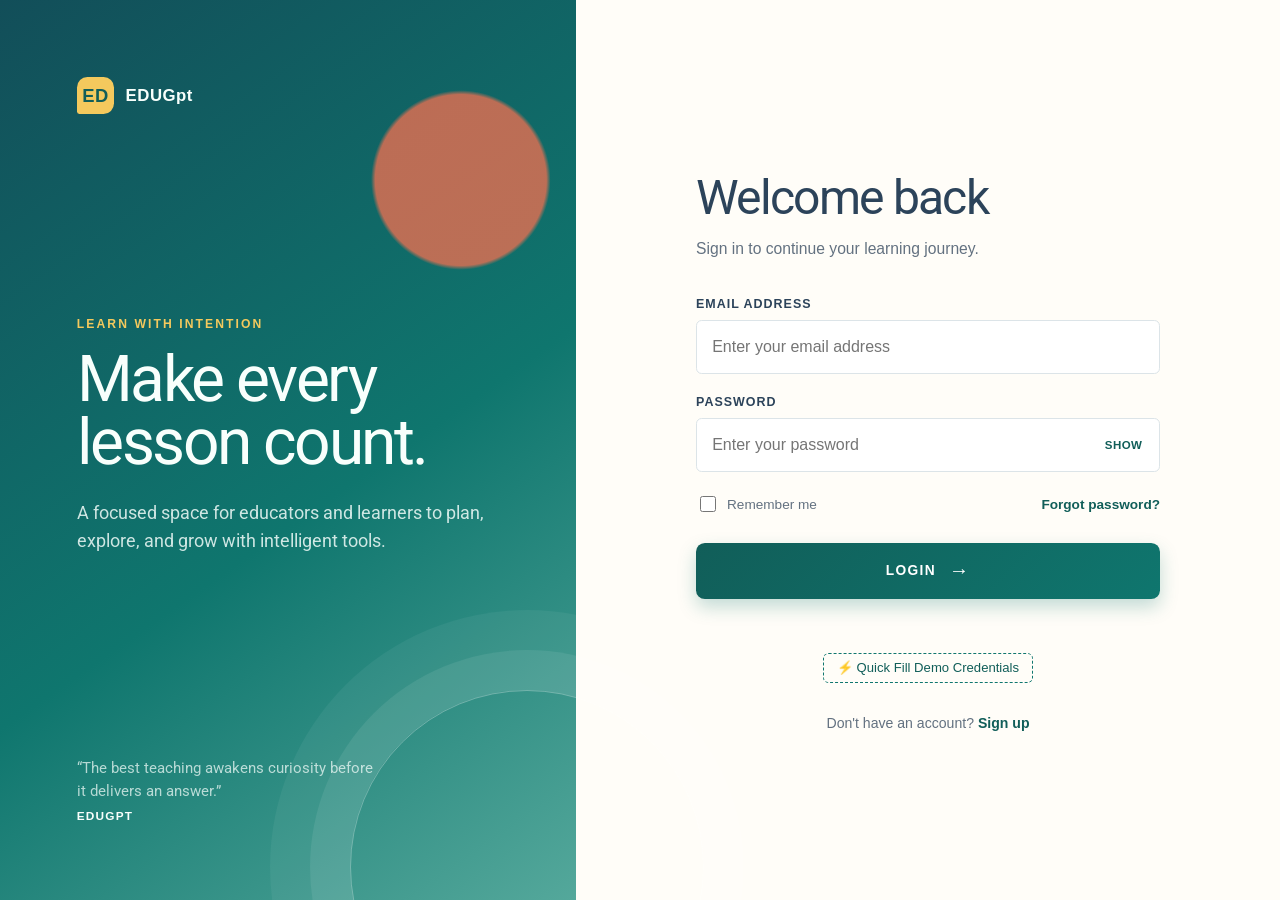
<file: index.html>
<!DOCTYPE html>
<html lang="en">

<head>
  <meta charset="UTF-8" />
  <meta http-equiv="refresh" content="0; url=Login.html" />
  <title>EDUGpt</title>
</head>

<body>
  <p>Loading login page...</p>
</body>

</html>
</file>
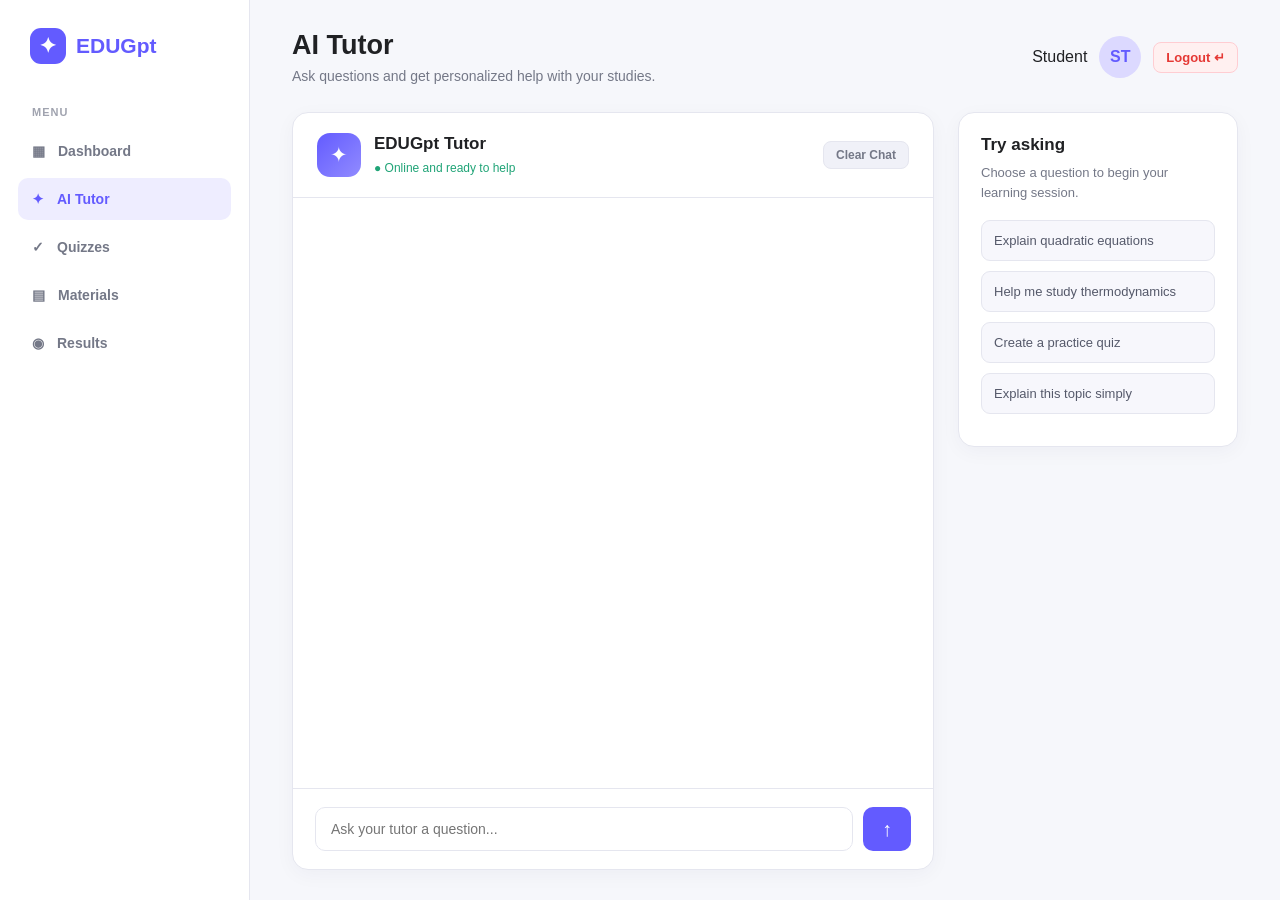
<file: AITutor.html>
<!DOCTYPE html>
<html lang="en">

<head>
  <meta charset="UTF-8" />
  <meta name="viewport" content="width=device-width, initial-scale=1.0" />
  <title>AI Tutor | EDUGpt</title>
  <link rel="stylesheet" href="styles/AITutorDesign.css" />
  <style>
    .logout-btn {
      background: #fff0f0;
      color: #e53935;
      border: 1px solid #ffcdd2;
      padding: 7px 12px;
      border-radius: 8px;
      font-size: 13px;
      font-weight: 700;
      cursor: pointer;
      transition: all 150ms ease;
    }

    .logout-btn:hover {
      background: #ffebee;
    }

    .clear-btn {
      background: #f0f1f8;
      color: var(--muted);
      border: 1px solid var(--border);
      padding: 6px 12px;
      border-radius: 8px;
      font-size: 12px;
      font-weight: 600;
      cursor: pointer;
      margin-left: auto;
      transition: all 150ms ease;
    }

    .clear-btn:hover {
      background: #e3e5f2;
      color: var(--text);
    }

    .typing-indicator {
      display: flex;
      align-items: center;
      gap: 4px;
      padding: 10px 14px;
      font-style: italic;
      color: var(--muted);
      font-size: 13px;
    }

    .typing-dot {
      width: 6px;
      height: 6px;
      background: var(--muted);
      border-radius: 50%;
      animation: typingBounce 1.2s infinite ease-in-out;
    }

    .typing-dot:nth-child(2) {
      animation-delay: 0.2s;
    }

    .typing-dot:nth-child(3) {
      animation-delay: 0.4s;
    }

    @keyframes typingBounce {

      0%,
      80%,
      100% {
        transform: translateY(0);
      }

      40% {
        transform: translateY(-5px);
      }
    }
  </style>
</head>

<body>
  <div class="app">
    <aside class="sidebar">
      <div class="logo">
        <div class="logo-icon">✦</div>
        <span>EDUGpt</span>
      </div>

      <div class="menu-title">Menu</div>

      <nav>
        <a class="nav-link" href="Dashboard.html">
          <span>▦</span><span>Dashboard</span>
        </a>
        <a class="nav-link active" href="AITutor.html">
          <span>✦</span><span>AI Tutor</span>
        </a>
        <a class="nav-link" href="Quiz.html">
          <span>✓</span><span>Quizzes</span>
        </a>
        <a class="nav-link" href="Material.html">
          <span>▤</span><span>Materials</span>
        </a>
        <a class="nav-link" href="#" onclick="alert('Results page coming soon!'); return false;">
          <span>◉</span><span>Results</span>
        </a>
      </nav>
    </aside>

    <main class="main">
      <header class="topbar">
        <div>
          <h1>AI Tutor</h1>
          <p>Ask questions and get personalized help with your studies.</p>
        </div>

        <div class="profile">
          <span id="profileName">Student</span>
          <div class="avatar" id="profileAvatar">ST</div>
          <button class="logout-btn" id="logoutBtn" title="Log out">Logout ↵</button>
        </div>
      </header>

      <section class="tutor-layout">
        <div class="chat-card">
          <div class="chat-header">
            <div class="ai-icon">✦</div>
            <div>
              <h2>EDUGpt Tutor</h2>
              <span class="online">● Online and ready to help</span>
            </div>
            <button class="clear-btn" id="clearChat" title="Reset chat history">Clear Chat</button>
          </div>

          <div class="messages" id="messages">
            <!-- Messages rendered dynamically -->
          </div>

          <form class="chat-form" id="chatForm">
            <input id="messageInput" type="text" placeholder="Ask your tutor a question..." autocomplete="off"
              required />
            <button class="send-button" type="submit" aria-label="Send message">
              ↑
            </button>
          </form>
        </div>

        <aside class="suggestions">
          <h2>Try asking</h2>
          <p>Choose a question to begin your learning session.</p>

          <button class="suggestion-button">
            Explain quadratic equations
          </button>
          <button class="suggestion-button">
            Help me study thermodynamics
          </button>
          <button class="suggestion-button">
            Create a practice quiz
          </button>
          <button class="suggestion-button">
            Explain this topic simply
          </button>
        </aside>
      </section>
    </main>
  </div>

  <script src="./AITutor.js"></script>
</body>

</html>
</file>
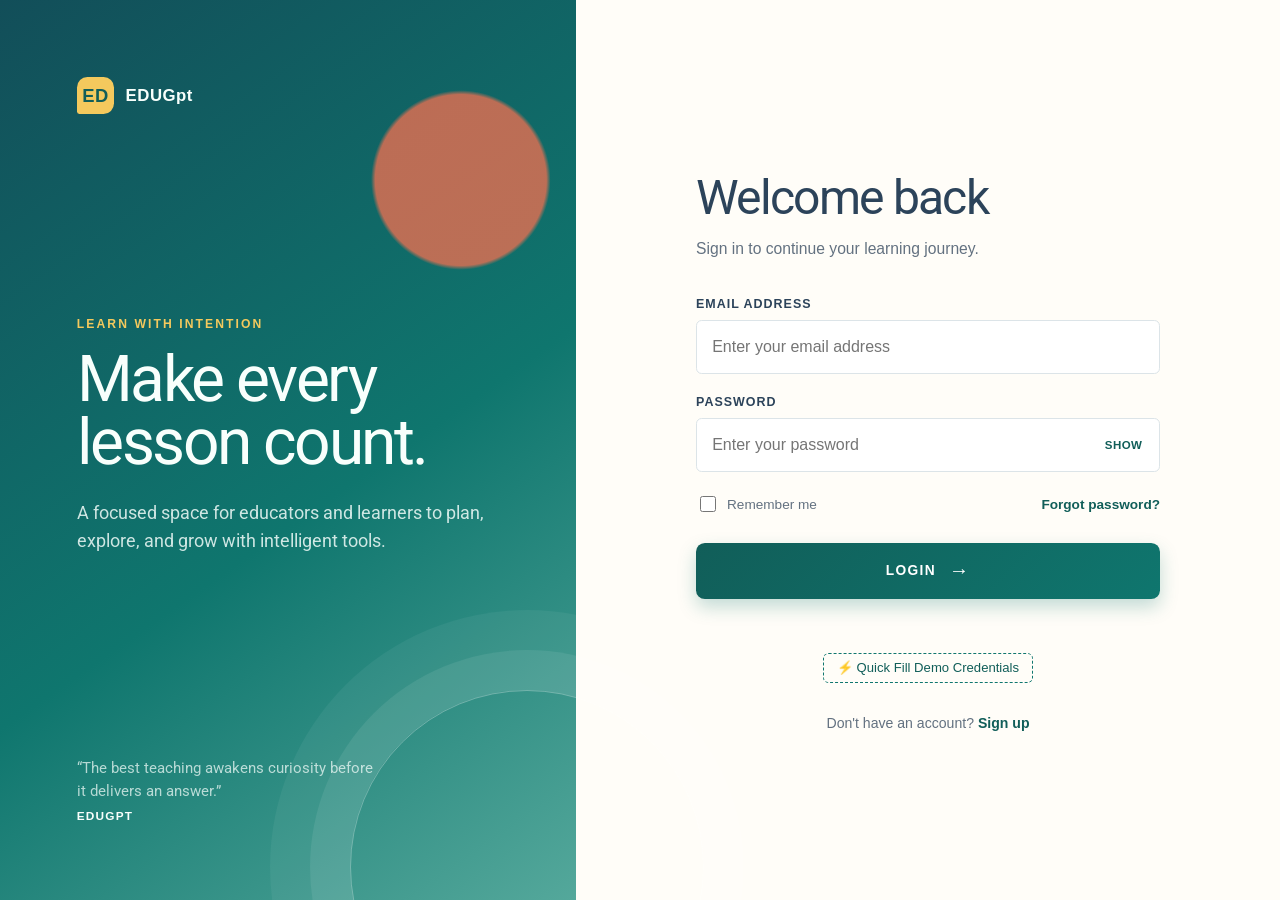
<file: Dashboard.html>
<!DOCTYPE html>
<html lang="en">

<head>
  <meta charset="UTF-8" />
  <meta name="viewport" content="width=device-width, initial-scale=1.0" />
  <link rel="preconnect" href="https://fonts.googleapis.com">
  <link rel="preconnect" href="https://fonts.gstatic.com" crossorigin>
  <link href="https://fonts.googleapis.com/css2?family=Roboto:ital,wght@0,100..900;1,100..900&display=swap"
    rel="stylesheet">
  <link rel="stylesheet" href="styles/student-dashboard.css">
  <link rel="stylesheet" href="styles/quiz.css">
  <title>Student Dashboard | EDUGpt</title>
  <style>

  </style>
</head>

<body>
  <div class="app">
    <aside class="sidebar">
      <div class="logo">
        <div class="logo-icon">✦</div>
        <span>EDUGpt</span>
      </div>

      <div class="nav-title">Menu</div>
      <nav>
        <a class="active" href="Dashboard.html"><span>▦</span><span>Dashboard</span></a>
        <a href="AITutor.html"><span>✦</span><span>AI Tutor</span></a>
        <a href="Quiz.html"><span>✓</span><span>Quizzes</span></a>
        <a href="#"
          onclick="alert('Progress overview coming soon!'); return false;"><span>▥</span><span>Progress</span></a>
        <a href="#" onclick="alert('Settings page coming soon!'); return false;"><span>⚙</span><span>Settings</span></a>
      </nav>
    </aside>

    <main class="main">
      <header class="topbar">
        <div>
          <h1 id="userGreeting">Good morning, Student! 👋</h1>
          <p>Here’s an overview of your learning progress.</p>
        </div>
        <div class="user-area">
          <div class="notification-wrapper">
            <div class="notification" id="notifBell" title="Notifications">♧</div>
            <div class="notification-popover" id="notifPopover">
              <h4>Notifications</h4>
              <div class="notification-item">✨ AI Tutor recommended practicing <strong>Algebra</strong> today.</div>
              <div class="notification-item">🏆 You achieved a 12-day learning streak!</div>
            </div>
          </div>
          <div class="avatar" id="userAvatar">ST</div>
          <button class="logout-btn" id="logoutBtn" title="Log out of account">Logout ↵</button>
        </div>
      </header>

      <section class="stats">
        <div class="card stat-card">
          <div>
            <div class="stat-label">Average Score</div>
            <div class="stat-value">82%</div>
            <div class="stat-change">↗ 6.4% this month</div>
          </div>
          <div class="stat-icon">♧</div>
        </div>

        <div class="card stat-card">
          <div>
            <div class="stat-label">Quizzes Completed</div>
            <div class="stat-value">24</div>
            <div class="stat-change">↗ 4 this week</div>
          </div>
          <div class="stat-icon">✓</div>
        </div>

        <div class="card stat-card">
          <div>
            <div class="stat-label">Learning Streak</div>
            <div class="stat-value">12 days</div>
            <div class="stat-change">Personal best!</div>
          </div>
          <div class="stat-icon">♨</div>
        </div>
      </section>

      <section class="content-grid">
        <div class="card">
          <div class="card-heading">
            <h2>Learning Progress</h2>
            <a href="#" onclick="alert('Detailed analytics view coming soon!'); return false;">View details</a>
          </div>

          <div class="progress-row">
            <span>Overall course progress</span>
            <strong>68%</strong>
          </div>
          <div class="progress-track">
            <div class="progress-fill" style="width: 68%"></div>
          </div>

          <div class="progress-row">
            <span>Mathematics</span>
            <strong>76%</strong>
          </div>
          <div class="progress-track">
            <div class="progress-fill" style="width: 76%"></div>
          </div>

          <div class="progress-row">
            <span>Physics</span>
            <strong>54%</strong>
          </div>
          <div class="progress-track">
            <div class="progress-fill" style="width: 54%"></div>
          </div>
        </div>

        <div class="card">
          <div class="card-heading">
            <h2>Weak Topics</h2>
            <a href="AITutor.html">Improve skills</a>
          </div>

          <div class="topic">
            <div class="topic-name"><span>Algebra</span><span>52%</span></div>
            <div class="progress-track">
              <div class="progress-fill" style="width: 52%; background: var(--warning)"></div>
            </div>
          </div>

          <div class="topic">
            <div class="topic-name"><span>Thermodynamics</span><span>61%</span></div>
            <div class="progress-track">
              <div class="progress-fill" style="width: 61%; background: var(--warning)"></div>
            </div>
          </div>

          <div class="topic">
            <div class="topic-name"><span>Geometry</span><span>68%</span></div>
            <div class="progress-track">
              <div class="progress-fill" style="width: 68%; background: var(--warning)"></div>
            </div>
          </div>
        </div>

        <div class="card recommendation">
          <div class="card-heading">
            <h2>✨ AI Recommendation</h2>
          </div>
          <p>
            Focus on Algebra today. Based on your recent quiz results,
            practicing quadratic equations could improve your score by up to 15%.
          </p>
          <button class="button" onclick="window.location.href='AITutor.html'">Start practice</button>
        </div>

        <div class="card quiz-list">
          <div class="card-heading">
            <h2>Recommended Quizzes</h2>
            <a href="#" onclick="alert('Full quiz catalogue coming soon!'); return false;">View all quizzes</a>
          </div>

          <div class="quiz">
            <div class="quiz-icon">∑</div>
            <div class="quiz-info">
              <h3>Quadratic Equations</h3>
              <p>Mathematics · 10 questions · 15 min</p>
            </div>
            <button onclick="startQuizModal('Quadratic Equations')">Start quiz</button>
          </div>

          <div class="quiz">
            <div class="quiz-icon">⚛</div>
            <div class="quiz-info">
              <h3>Heat and Thermodynamics</h3>
              <p>Physics · 15 questions · 20 min</p>
            </div>
            <button onclick="startQuizModal('Heat and Thermodynamics')">Start quiz</button>
          </div>

          <div class="quiz">
            <div class="quiz-icon">△</div>
            <div class="quiz-info">
              <h3>Coordinate Geometry</h3>
              <p>Mathematics · 12 questions · 18 min</p>
            </div>
            <button onclick="startQuizModal('Coordinate Geometry')">Start quiz</button>
          </div>
        </div>
      </section>
    </main>
  </div>

  <!-- Quiz Modal -->
  <div class="modal-overlay" id="quizModal">
    <div class="modal-card">
      <div class="modal-header">
        <h3 id="quizTitle">Quiz Preview</h3>
        <button class="modal-close" onclick="closeQuizModal()">✕</button>
      </div>
      <p style="margin-bottom: 15px; color: var(--muted);" id="quizQuestion">Sample Question: What is the solution for
        x² - 4 = 0?</p>
      <button class="quiz-option" onclick="answerQuiz(true)">A) x = ±2</button>
      <button class="quiz-option" onclick="answerQuiz(false)">B) x = ±4</button>
      <button class="quiz-option" onclick="answerQuiz(false)">C) x = 0</button>
      <div class="quiz-result" id="quizResult"></div>
    </div>
  </div>

  <script>
    // Authentication Check & Dynamic User Info
    const studentLoggedIn = localStorage.getItem("studentLoggedIn");
    const studentEmail = localStorage.getItem("studentEmail") || "student@example.com";

    if (studentLoggedIn !== "true") {
      window.location.replace("Login.html");
    } else {
      const username = studentEmail.split("@")[0];
      const displayName = username.charAt(0).toUpperCase() + username.slice(1);
      document.getElementById("userGreeting").textContent = `Good morning, ${displayName}! 👋`;
      document.getElementById("userAvatar").textContent = displayName.substring(0, 2).toUpperCase();
    }

    // Logout Functionality
    document.getElementById("logoutBtn").addEventListener("click", function () {
      localStorage.removeItem("studentLoggedIn");
      window.location.href = "Login.html";
    });

    // Notification Popover Toggle
    const notifBell = document.getElementById("notifBell");
    const notifPopover = document.getElementById("notifPopover");

    notifBell.addEventListener("click", function (e) {
      e.stopPropagation();
      notifPopover.classList.toggle("active");
    });

    document.addEventListener("click", function () {
      notifPopover.classList.remove("active");
    });

    // Quiz Modal Logic
    const quizModal = document.getElementById("quizModal");
    const quizTitle = document.getElementById("quizTitle");
    const quizResult = document.getElementById("quizResult");

    function startQuizModal(name) {
      quizTitle.textContent = `Quiz: ${name}`;
      quizResult.textContent = "";
      quizModal.classList.add("active");
    }

    function closeQuizModal() {
      quizModal.classList.remove("active");
    }

    function answerQuiz(isCorrect) {
      if (isCorrect) {
        quizResult.style.color = "var(--success)";
        quizResult.textContent = "🎉 Correct! Great job!";
      } else {
        quizResult.style.color = "#e53935";
        quizResult.textContent = "❌ Incorrect. Try again!";
      }
    }
  </script>
</body>

</html>
</file>
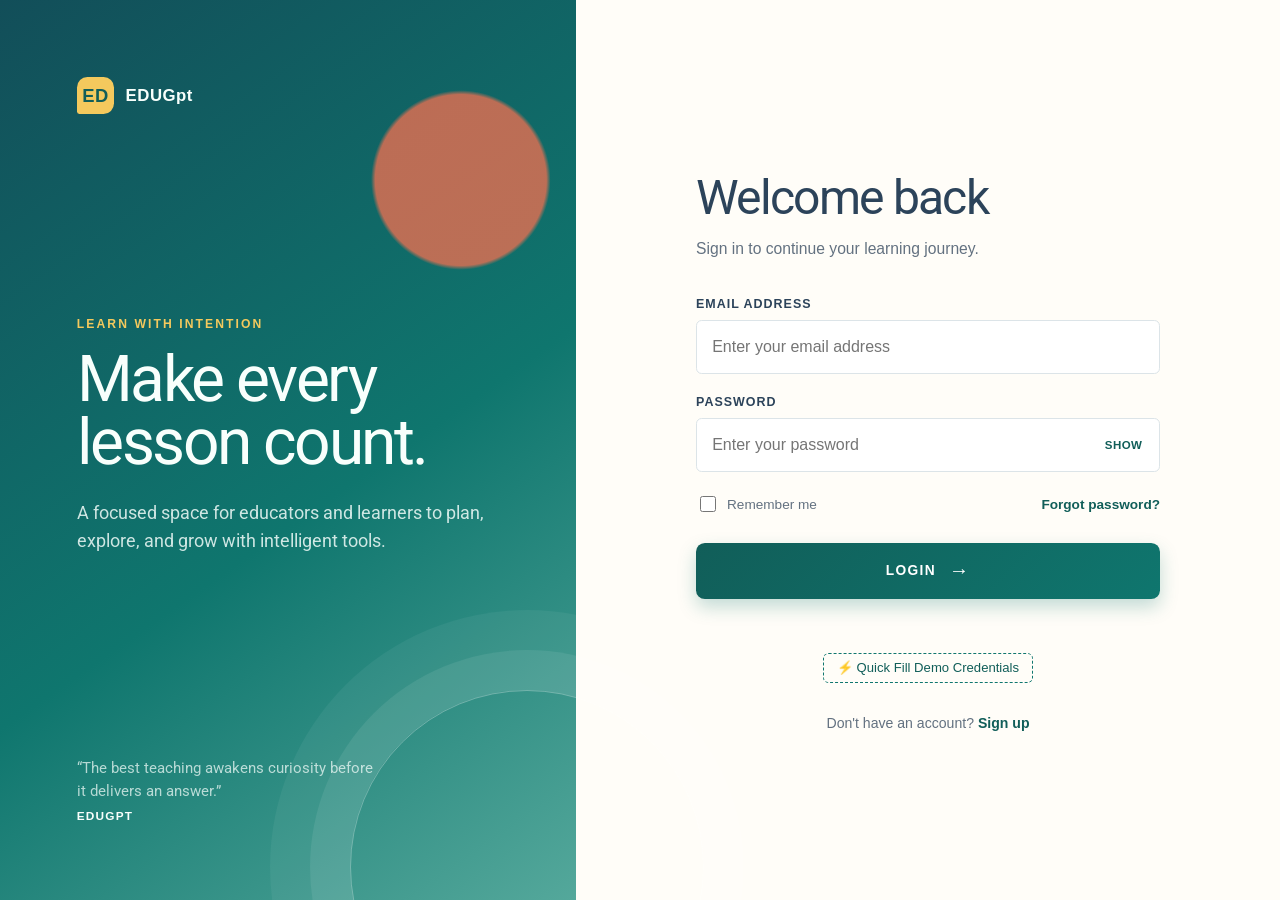
<file: Login.html>
<!DOCTYPE html>
<html lang="en">

<head>
  <meta charset="UTF-8" />
  <meta name="viewport" content="width=device-width, initial-scale=1.0" />
  <meta name="description" content="Sign in to the AI Teaching System." />
  <link rel="preconnect" href="https://fonts.googleapis.com" />
  <link rel="preconnect" href="https://fonts.gstatic.com" crossorigin />
  <link href="https://fonts.googleapis.com/css2?family=Roboto:wght@100..900&display=swap" rel="stylesheet" />
  <link rel="stylesheet" href="styles/Design.css" />
  <title>Sign in | EDUGpt</title>
</head>

<body>
  <main class="page">
    <section class="intro" aria-labelledby="welcome-heading">
      <div class="brand">
        <span class="brand-mark" aria-hidden="true">ED</span> EDUGpt
      </div>

      <div class="intro-content">
        <p class="eyebrow">Learn with intention</p>
        <h1 id="welcome-heading">Make every lesson count.</h1>
        <p class="intro-copy">
          A focused space for educators and learners to plan, explore, and grow
          with intelligent tools.
        </p>
      </div>

      <p class="quote">
        “The best teaching awakens curiosity before it delivers an answer.”
        <strong>EDUGpt</strong>
      </p>
    </section>

    <section class="form-panel" aria-labelledby="login-heading">
      <div class="login-card">
        <div class="form-heading">
          <h2 id="login-heading">Welcome back</h2>
          <p>Sign in to continue your learning journey.</p>
        </div>

        <form id="loginForm">
          <div class="field">
            <label for="email">Email Address</label>
            <input id="email" type="email" placeholder="Enter your email address" autocomplete="email" required />
          </div>

          <div class="field">
            <label for="password">Password</label>
            <div class="password-wrap">
              <input id="password" type="password" placeholder="Enter your password" autocomplete="current-password"
                required />
              <button type="button" class="toggle-password" id="togglePassword"
                aria-label="Toggle password visibility">Show</button>
            </div>
          </div>

          <div class="form-options">
            <label class="remember">
              <input type="checkbox" id="rememberMe" />
              <span>Remember me</span>
            </label>
            <a href="#" class="forgot-link" id="forgotPassword">Forgot password?</a>
          </div>

          <button class="submit-button" type="submit">
            <span>Login</span>
            <span class="button-arrow">→</span>
          </button>

          <p id="loginError" class="status" role="alert"></p>
        </form>

        <div style="margin-top: 1rem; text-align: center;">
          <button type="button" id="demoBtn"
            style="background: none; border: 1px dashed var(--teal); color: var(--teal-dark); padding: 0.4rem 0.8rem; border-radius: 0.35rem; font-size: 0.82rem; cursor: pointer; transition: 150ms;">
            ⚡ Quick Fill Demo Credentials
          </button>
        </div>

        <div class="signup">
          Don't have an account? <a href="#" id="signupLink">Sign up</a>
        </div>
      </div>
    </section>
  </main>

  <script>
    const loginForm = document.getElementById("loginForm");
    const loginError = document.getElementById("loginError");
    const passwordInput = document.getElementById("password");
    const togglePassword = document.getElementById("togglePassword");
    const demoBtn = document.getElementById("demoBtn");
    const forgotPassword = document.getElementById("forgotPassword");
    const signupLink = document.getElementById("signupLink");

    // Toggle Password Visibility
    togglePassword.addEventListener("click", function () {
      const isPassword = passwordInput.type === "password";
      passwordInput.type = isPassword ? "text" : "password";
      togglePassword.textContent = isPassword ? "Hide" : "Show";
      togglePassword.setAttribute("aria-label", isPassword ? "Hide password" : "Show password");
    });

    // Quick Fill Demo Credentials
    demoBtn.addEventListener("click", function () {
      document.getElementById("email").value = "student@example.com";
      passwordInput.value = "123456";
      loginError.textContent = "";
    });

    // Forgot Password handler
    forgotPassword.addEventListener("click", function (event) {
      event.preventDefault();
      alert("Password reset instructions have been sent to your registered email if an account exists.");
    });

    // Signup link handler
    signupLink.addEventListener("click", function (event) {
      event.preventDefault();
      alert("Registration is currently managed by institution administrators. Please contact support to register.");
    });

    // Form Submission
    loginForm.addEventListener("submit", function (event) {
      event.preventDefault();

      const email = document.getElementById("email").value.trim();
      const password = passwordInput.value;

      if (email === "student@example.com" && password === "123456") {
        localStorage.setItem("studentLoggedIn", "true");
        localStorage.setItem("studentEmail", email);
        if (document.getElementById("rememberMe").checked) {
          localStorage.setItem("rememberStudent", "true");
        }
        window.location.href = "Dashboard.html";
      } else {
        loginError.textContent = "Invalid email or password. Hint: Try student@example.com / 123456";
      }
    });
  </script>
</body>

</html>
</file>
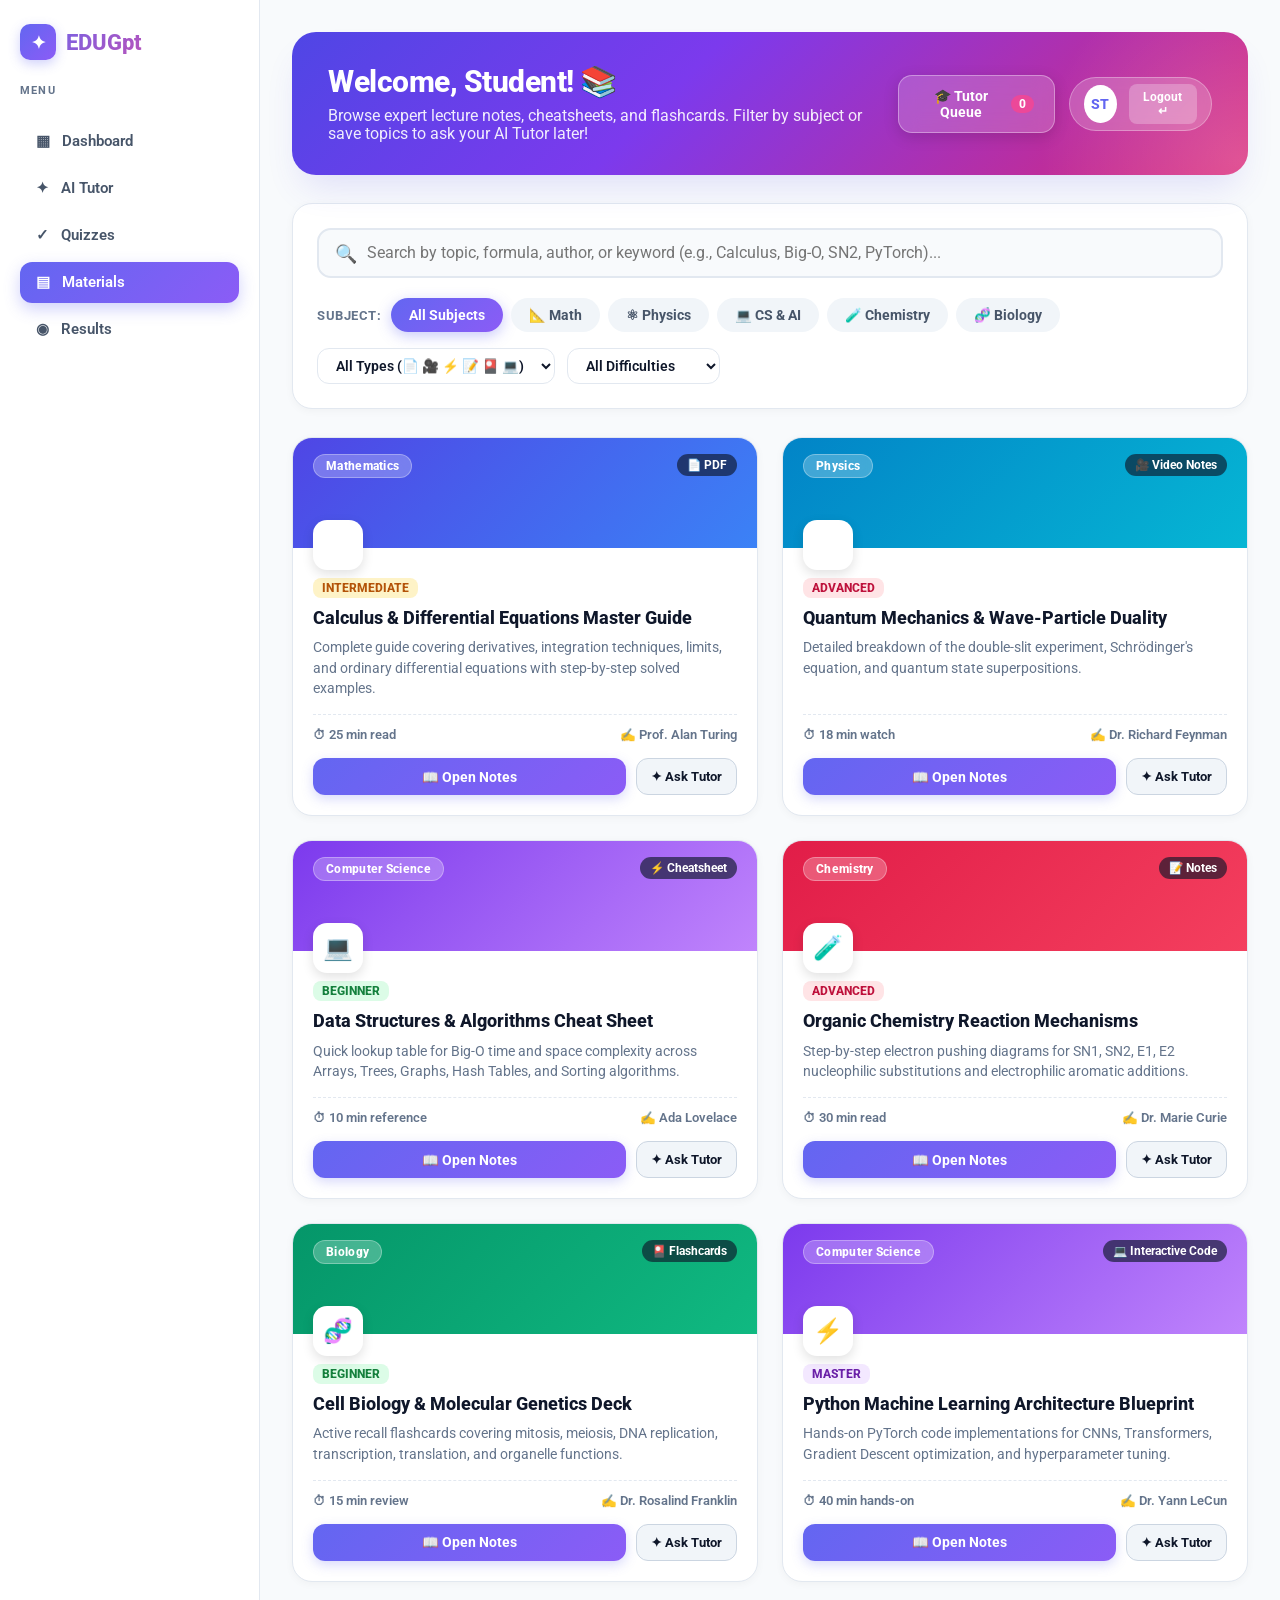
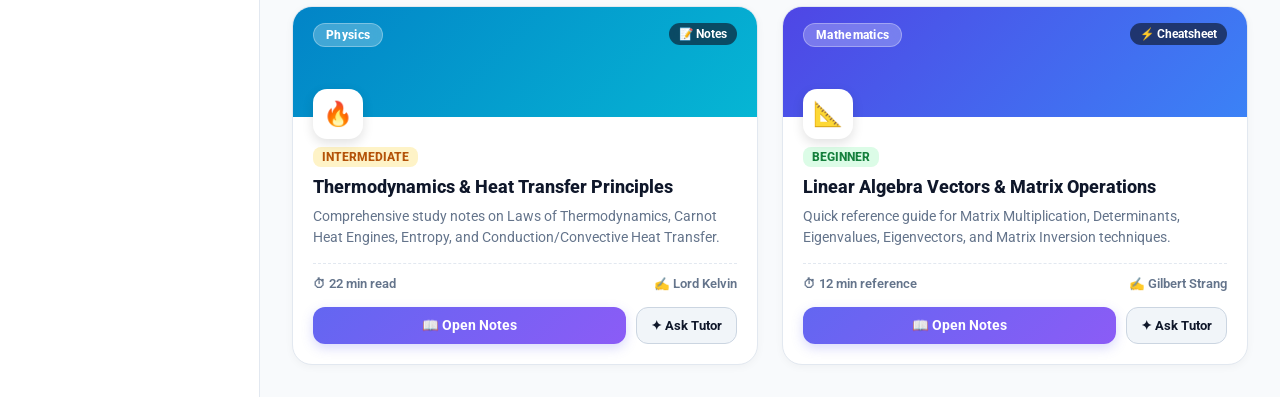
<file: Material.html>
<!DOCTYPE html>
<html lang="en">

<head>
    <meta charset="UTF-8" />
    <meta name="viewport" content="width=device-width, initial-scale=1.0" />
    <title>Study Materials | EDUGpt</title>
    <!-- Google Fonts -->
    <link rel="preconnect" href="https://fonts.googleapis.com">
    <link rel="preconnect" href="https://fonts.gstatic.com" crossorigin>
    <link href="https://fonts.googleapis.com/css2?family=Roboto:ital,wght@0,100..900;1,100..900&display=swap"
        rel="stylesheet">
    <!-- Stylesheets -->
    <link rel="stylesheet" href="styles/material.css" />
</head>

<body>
    <div class="app">
        <!-- Sidebar Navigation -->
        <aside class="sidebar">
            <div class="logo">
                <div class="logo-icon">✦</div>
                <span>EDUGpt</span>
            </div>

            <div class="nav-title">Menu</div>
            <nav>
                <a class="nav-link" href="Dashboard.html">
                    <span>▦</span><span>Dashboard</span>
                </a>
                <a class="nav-link" href="AITutor.html">
                    <span>✦</span><span>AI Tutor</span>
                </a>
                <a class="nav-link" href="Quiz.html">
                    <span>✓</span><span>Quizzes</span>
                </a>
                <a class="nav-link active" href="Material.html">
                    <span>▤</span><span>Materials</span>
                </a>
                <a class="nav-link" href="#" onclick="alert('Progress analytics coming soon!'); return false;">
                    <span>◉</span><span>Results</span>
                </a>
            </nav>
        </aside>

        <!-- Main Content Area -->
        <main class="main">
            <!-- Colorful Hero Header -->
            <header class="hero-banner">
                <div class="hero-text">
                    <h1 id="userGreeting">Study Materials & Notes 📚</h1>
                    <p>Browse expert lecture notes, cheatsheets, and flashcards. Filter by subject or save topics to ask
                        your AI Tutor later!</p>
                </div>

                <div class="hero-actions">
                    <!-- Tutor Saved Questions Queue Button -->
                    <button class="tutor-queue-badge-btn" onclick="openTutorQueueModal()"
                        title="View saved materials for AI Tutor">
                        <span>🎓 Tutor Queue</span>
                        <span class="queue-count" id="tutorQueueCount">0</span>
                    </button>

                    <!-- User Profile & Logout -->
                    <div class="user-area">
                        <div class="avatar" id="userAvatar">ST</div>
                        <button class="logout-btn" id="logoutBtn" title="Log out">Logout ↵</button>
                    </div>
                </div>
            </header>

            <!-- Control Panel: Live Search & Filters -->
            <section class="controls-section">
                <!-- Live Search Input -->
                <div class="search-bar-wrapper">
                    <span class="search-icon">🔍</span>
                    <input type="text" id="searchInput" class="search-input"
                        placeholder="Search by topic, formula, author, or keyword (e.g., Calculus, Big-O, SN2, PyTorch)..."
                        autocomplete="off" />
                    <button class="clear-search-btn" id="clearSearchBtn" title="Clear search">✕</button>
                </div>

                <!-- Filter Row -->
                <div class="filters-row">
                    <!-- Subject Filter Pills -->
                    <div class="filter-group">
                        <span class="filter-label">Subject:</span>
                        <div class="subject-pills" id="subjectFilterContainer">
                            <button class="subject-pill active" data-subject="all">All Subjects</button>
                            <button class="subject-pill" data-subject="Mathematics">📐 Math</button>
                            <button class="subject-pill" data-subject="Physics">⚛ Physics</button>
                            <button class="subject-pill" data-subject="Computer Science">💻 CS & AI</button>
                            <button class="subject-pill" data-subject="Chemistry">🧪 Chemistry</button>
                            <button class="subject-pill" data-subject="Biology">🧬 Biology</button>
                        </div>
                    </div>

                    <!-- Secondary Filters (Type & Difficulty) -->
                    <div class="secondary-filters">
                        <!-- Material Type Filter -->
                        <select id="typeFilter" class="select-filter" aria-label="Filter by material type">
                            <option value="all">All Types (📄 🎥 ⚡ 📝 🎴 💻)</option>
                            <option value="PDF">PDF Documents 📄</option>
                            <option value="Cheatsheet">Cheatsheets ⚡</option>
                            <option value="Notes">Lecture Notes 📝</option>
                            <option value="Video">Video Guides 🎥</option>
                            <option value="Flashcards">Flashcards 🎴</option>
                            <option value="Code">Interactive Code 💻</option>
                        </select>

                        <!-- Difficulty Level Filter -->
                        <select id="difficultyFilter" class="select-filter" aria-label="Filter by difficulty">
                            <option value="all">All Difficulties</option>
                            <option value="beginner">Beginner 🟢</option>
                            <option value="intermediate">Intermediate 🟡</option>
                            <option value="advanced">Advanced 🔴</option>
                            <option value="master">Master 💜</option>
                        </select>
                    </div>
                </div>
            </section>

            <!-- Study Materials Cards Grid -->
            <section class="materials-grid" id="materialsGrid">
                <!-- Rendered dynamically by Material.js -->
            </section>
        </main>
    </div>

    <!-- Modal 1: Open Notes Viewer Modal -->
    <div class="modal-overlay" id="notesModal">
        <div class="modal-container">
            <div class="modal-header-banner bg-math" id="modalBanner">
                <div class="modal-header-title">
                    <h2 id="modalTitle">Calculus & Differential Equations</h2>
                    <span class="modal-header-meta" id="modalSubMeta">Mathematics · PDF · Intermediate</span>
                </div>
                <button class="close-modal-btn" onclick="closeNotesModal()" title="Close notes viewer">✕</button>
            </div>

            <div class="modal-body" id="modalBody">
                <!-- Rendered dynamically by openNotesModal() -->
            </div>

            <div class="modal-footer">
                <button class="btn-secondary" onclick="closeNotesModal()">Close Reader</button>
                <button class="btn-open-notes" id="modalAskTutorBtn" onclick="modalAskTutorAction()">
                    ✦ Ask Tutor About This
                </button>
            </div>
        </div>
    </div>

    <!-- Modal 2: Saved Tutor Queue Drawer Modal -->
    <div class="modal-overlay" id="tutorQueueModal">
        <div class="modal-container" style="max-width: 650px;">
            <div class="modal-header-banner bg-cs">
                <div class="modal-header-title">
                    <h2>🎓 Saved Tutor Queue</h2>
                    <span class="modal-header-meta">Materials bookmarked to discuss with EDUGpt AI Tutor</span>
                </div>
                <button class="close-modal-btn" onclick="closeTutorQueueModal()" title="Close queue">✕</button>
            </div>

            <div class="modal-body">
                <div class="queue-list" id="queueItemsList">
                    <!-- Rendered dynamically by openTutorQueueModal() -->
                </div>
            </div>

            <div class="modal-footer">
                <button class="btn-secondary" onclick="closeTutorQueueModal()">Close</button>
                <button class="btn-open-notes" onclick="window.location.href='AITutor.html'">
                    Launch AI Tutor Session →
                </button>
            </div>
        </div>
    </div>

    <!-- Application Logic -->
    <script src="Material.js"></script>
</body>

</html>
</file>
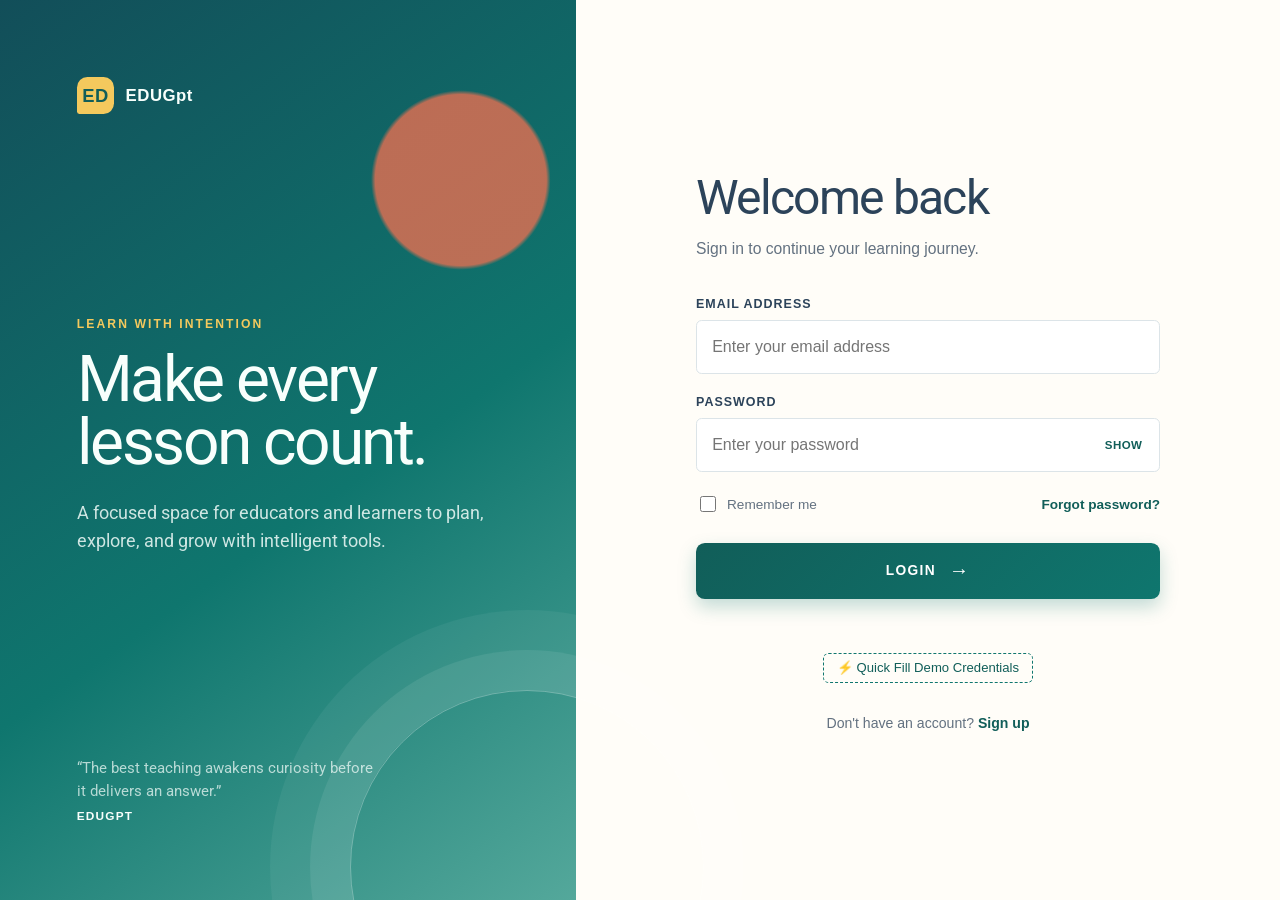
<file: Quiz.html>
<!DOCTYPE html>
<html lang="en">

<head>
    <meta charset="UTF-8" />
    <meta name="viewport" content="width=device-width, initial-scale=1.0" />
    <link rel="preconnect" href="https://fonts.googleapis.com">
    <link rel="preconnect" href="https://fonts.gstatic.com" crossorigin>
    <link href="https://fonts.googleapis.com/css2?family=Roboto:ital,wght@0,100..900;1,100..900&display=swap"
        rel="stylesheet">
    <link rel="stylesheet" href="styles/quiz.css">
    <title>Quizzes | EDUGpt</title>
</head>

<body>
    <div class="app">
        <aside class="sidebar">
            <div class="logo">
                <div class="logo-icon">✦</div>
                <span>EDUGpt</span>
            </div>

            <div class="nav-title">Menu</div>
            <nav>
                <a href="Dashboard.html"><span>▦</span><span>Dashboard</span></a>
                <a href="AITutor.html"><span>✦</span><span>AI Tutor</span></a>
                <a class="active" href="Quiz.html"><span>✓</span><span>Quizzes</span></a>
                <a href="Material.html"><span>▤</span><span>Materials</span></a>
                <a href="#"
                    onclick="alert('Results page coming soon!'); return false;"><span>◉</span><span>Results</span></a>
            </nav>
        </aside>

        <main class="main">
            <header class="topbar">
                <div>
                    <h1 id="userGreeting">Practice Quizzes</h1>
                    <p>Filter by subject, difficulty, or status to test your knowledge.</p>
                </div>
                <div class="user-area">
                    <div class="avatar" id="userAvatar">ST</div>
                    <button class="logout-btn" id="logoutBtn" title="Log out">Logout ↵</button>
                </div>
            </header>

            <!-- Stats Overview -->
            <section class="quiz-stats">
                <div class="stat-card">
                    <div class="stat-label">Total Quizzes</div>
                    <div class="stat-value" id="statTotal">12</div>
                    <div class="stat-desc">JavaScript, Math & Physics</div>
                </div>
                <div class="stat-card">
                    <div class="stat-label">Solved</div>
                    <div class="stat-value" style="color: var(--success);" id="statSolved">0</div>
                    <div class="stat-desc" id="statSolvedPct">0% completed</div>
                </div>
                <div class="stat-card">
                    <div class="stat-label">Unsolved</div>
                    <div class="stat-value" style="color: var(--warning);" id="statUnsolved">12</div>
                    <div class="stat-desc">Ready to attempt</div>
                </div>
                <div class="stat-card">
                    <div class="stat-label">Average Score</div>
                    <div class="stat-value" style="color: var(--primary);" id="statAvgScore">--</div>
                    <div class="stat-desc">Overall accuracy</div>
                </div>
            </section>

            <!-- Filter Controls -->
            <section class="filter-section">
                <div class="filter-group">
                    <span class="filter-label">Subject:</span>
                    <div class="filter-tabs" id="subjectFilter">
                        <button class="filter-tab active" data-subject="all">All</button>
                        <button class="filter-tab" data-subject="JavaScript">JavaScript ⚡</button>
                        <button class="filter-tab" data-subject="Mathematics">Mathematics 📐</button>
                        <button class="filter-tab" data-subject="Physics">Physics ⚛</button>
                        <button class="filter-tab" data-subject="Chemistry">Chemistry 🧪</button>
                    </div>
                </div>

                <div class="filter-group">
                    <span class="filter-label">Difficulty:</span>
                    <div class="filter-tabs" id="difficultyFilter">
                        <button class="filter-tab active" data-difficulty="all">All</button>
                        <button class="filter-tab" data-difficulty="easy">Easy 🟢</button>
                        <button class="filter-tab" data-difficulty="medium">Medium 🟡</button>
                        <button class="filter-tab" data-difficulty="hard">Hard 🔴</button>
                    </div>
                </div>

                <div class="filter-group">
                    <span class="filter-label">Status:</span>
                    <div class="filter-tabs" id="statusFilter">
                        <button class="filter-tab active" data-status="all">All</button>
                        <button class="filter-tab" data-status="unsolved">Unsolved</button>
                        <button class="filter-tab" data-status="solved">Solved ✓</button>
                    </div>
                </div>
            </section>

            <!-- Quiz Cards Grid -->
            <section class="quiz-grid" id="quizGrid">
                <!-- Rendered dynamically -->
            </section>
        </main>
    </div>

    <!-- Interactive Quiz Runner Modal -->
    <div class="modal-overlay" id="quizModal">
        <div class="modal-card">
            <div class="modal-header">
                <h3 id="modalQuizTitle">Quiz</h3>
                <button class="modal-close" id="modalClose">✕</button>
            </div>

            <div class="progress-track">
                <div class="progress-fill" id="modalProgress"></div>
            </div>

            <div id="quizQuestionView">
                <div class="question-counter" id="modalCounter">Question 1 of 3</div>
                <div class="question-text" id="modalQuestionText">Question text goes here...</div>

                <div class="options-group" id="modalOptions">
                    <!-- Options rendered dynamically -->
                </div>

                <div class="modal-footer">
                    <span style="font-size: 13px; color: var(--muted);" id="quizSubjectTag">JavaScript</span>
                    <button class="next-btn" id="modalNextBtn" disabled>Next Question →</button>
                </div>
            </div>

            <div id="quizResultsView" class="results-view" style="display: none;">
                <div class="score-badge" id="resultScoreCircle">100%</div>
                <h2 id="resultHeading">Quiz Completed!</h2>
                <p id="resultText">You answered 3 out of 3 questions correctly.</p>
                <button class="next-btn" id="modalFinishBtn">Back to Quizzes</button>
            </div>
        </div>
    </div>

    <script src="Quiz.js"></script>
</body>

</html>
</file>
<file: styles/AITutorDesign.css>
:root {
  --primary: #635bff;
  --primary-dark: #4d46d8;
  --background: #f6f7fb;
  --white: #ffffff;
  --text: #202124;
  --muted: #747887;
  --border: #e5e6ef;
}

* {
  box-sizing: border-box;
  margin: 0;
  padding: 0;
}

body {
  min-height: 100vh;
  background: var(--background);
  color: var(--text);
  font-family: Arial, sans-serif;
}

.app {
  display: flex;
  min-height: 100vh;
}

.sidebar {
  width: 250px;
  padding: 28px 18px;
  background: var(--white);
  border-right: 1px solid var(--border);
}

.logo {
  display: flex;
  align-items: center;
  gap: 10px;
  margin: 0 12px 42px;
  color: var(--primary);
  font-size: 21px;
  font-weight: 800;
}

.logo-icon {
  display: grid;
  place-items: center;
  width: 36px;
  height: 36px;
  border-radius: 11px;
  color: white;
  background: var(--primary);
}

.menu-title {
  margin: 0 14px 12px;
  color: #a0a3af;
  font-size: 11px;
  font-weight: bold;
  letter-spacing: 1px;
  text-transform: uppercase;
}

.nav-link {
  display: flex;
  align-items: center;
  gap: 13px;
  margin-bottom: 6px;
  padding: 13px 14px;
  border-radius: 10px;
  color: var(--muted);
  font-size: 14px;
  font-weight: 600;
  text-decoration: none;
}

.nav-link:hover,
.nav-link.active {
  color: var(--primary);
  background: #eeedff;
}

.main {
  display: flex;
  flex: 1;
  flex-direction: column;
  min-width: 0;
  padding: 30px 42px;
}

.topbar {
  display: flex;
  align-items: center;
  justify-content: space-between;
  margin-bottom: 28px;
}

.topbar h1 {
  margin-bottom: 7px;
  font-size: 27px;
}

.topbar p {
  color: var(--muted);
  font-size: 14px;
}

.profile {
  display: flex;
  align-items: center;
  gap: 12px;
}

.avatar {
  display: grid;
  place-items: center;
  width: 42px;
  height: 42px;
  border-radius: 50%;
  color: var(--primary);
  background: #dcd9ff;
  font-weight: bold;
}

.tutor-layout {
  display: grid;
  grid-template-columns: minmax(0, 1fr) 280px;
  gap: 24px;
  flex: 1;
}

.chat-card,
.suggestions {
  background: var(--white);
  border: 1px solid var(--border);
  border-radius: 16px;
  box-shadow: 0 5px 20px rgba(35, 36, 70, 0.04);
}

.chat-card {
  display: flex;
  flex-direction: column;
  min-height: 620px;
  overflow: hidden;
}

.chat-header {
  display: flex;
  align-items: center;
  gap: 13px;
  padding: 20px 24px;
  border-bottom: 1px solid var(--border);
}

.ai-icon {
  display: grid;
  place-items: center;
  width: 44px;
  height: 44px;
  border-radius: 13px;
  color: white;
  background: linear-gradient(135deg, var(--primary), #918bff);
  font-size: 21px;
}

.chat-header h2 {
  margin-bottom: 4px;
  font-size: 17px;
}

.online {
  color: #20a477;
  font-size: 12px;
}

.messages {
  display: flex;
  flex: 1;
  flex-direction: column;
  gap: 18px;
  padding: 25px;
  overflow-y: auto;
}

.message {
  display: flex;
  align-items: flex-end;
  gap: 10px;
  max-width: 78%;
}

.message.user {
  align-self: flex-end;
  flex-direction: row-reverse;
}

.message-avatar {
  display: grid;
  flex-shrink: 0;
  place-items: center;
  width: 32px;
  height: 32px;
  border-radius: 50%;
  color: white;
  background: var(--primary);
  font-size: 13px;
  font-weight: bold;
}

.message.user .message-avatar {
  color: var(--primary);
  background: #e3e0ff;
}

.bubble {
  padding: 13px 16px;
  border-radius: 15px 15px 15px 4px;
  color: #444755;
  background: #f0f1f8;
  font-size: 14px;
  line-height: 1.55;
}

.message.user .bubble {
  border-radius: 15px 15px 4px 15px;
  color: white;
  background: var(--primary);
}

.chat-form {
  display: flex;
  gap: 10px;
  padding: 18px 22px;
  border-top: 1px solid var(--border);
}

.chat-form input {
  flex: 1;
  min-width: 0;
  padding: 13px 15px;
  border: 1px solid var(--border);
  border-radius: 10px;
  outline: none;
  font-size: 14px;
}

.chat-form input:focus {
  border-color: var(--primary);
  box-shadow: 0 0 0 3px #eeedff;
}

.send-button {
  width: 48px;
  border: 0;
  border-radius: 10px;
  color: white;
  background: var(--primary);
  cursor: pointer;
  font-size: 20px;
}

.send-button:hover {
  background: var(--primary-dark);
}

.suggestions {
  height: fit-content;
  padding: 22px;
}

.suggestions h2 {
  margin-bottom: 8px;
  font-size: 17px;
}

.suggestions p {
  margin-bottom: 18px;
  color: var(--muted);
  font-size: 13px;
  line-height: 1.5;
}

.suggestion-button {
  width: 100%;
  margin-bottom: 10px;
  padding: 12px;
  color: #55596a;
  background: #f7f7fc;
  border: 1px solid var(--border);
  border-radius: 9px;
  cursor: pointer;
  text-align: left;
  font-size: 13px;
}

.suggestion-button:hover {
  color: var(--primary);
  border-color: var(--primary);
  background: #eeedff;
}

@media (max-width: 850px) {
  .sidebar {
    width: 75px;
    padding: 22px 10px;
  }

  .logo {
    justify-content: center;
    margin: 0 0 35px;
  }

  .logo span,
  .menu-title,
  .nav-link span:last-child {
    display: none;
  }

  .nav-link {
    justify-content: center;
    font-size: 20px;
  }

  .main {
    padding: 24px;
  }

  .tutor-layout {
    grid-template-columns: 1fr;
  }
}

@media (max-width: 600px) {
  .main {
    padding: 18px 14px;
  }

  .topbar h1 {
    font-size: 22px;
  }

  .topbar p {
    display: none;
  }

  .chat-card {
    min-height: 570px;
  }
}
</file>
<file: styles/student-dashboard.css>
:root {
  --primary: #635bff;
  --primary-light: #eeedff;
  --text: #202124;
  --muted: #747887;
  --border: #e8e9f0;
  --background: #f7f8fc;
  --white: #ffffff;
  --success: #20b486;
  --warning: #f4a340;
}

* {
  box-sizing: border-box;
  margin: 0;
  padding: 0;
}

body {
  font-family: Inter, Arial, sans-serif;
  background: var(--background);
  color: var(--text);
}

.app {
  display: flex;
  min-height: 100vh;
}

.sidebar {
  width: 250px;
  background: var(--white);
  border-right: 1px solid var(--border);
  padding: 28px 18px;
  position: fixed;
  inset: 0 auto 0 0;
}

.logo {
  display: flex;
  align-items: center;
  gap: 10px;
  color: var(--primary);
  font-size: 21px;
  font-weight: 800;
  margin: 0 12px 42px;
}

.logo-icon {
  display: grid;
  place-items: center;
  width: 36px;
  height: 36px;
  border-radius: 11px;
  background: var(--primary);
  color: white;
}

.nav-title {
  color: #a0a3af;
  font-size: 11px;
  font-weight: 700;
  letter-spacing: 1px;
  margin: 0 14px 12px;
  text-transform: uppercase;
}

nav a {
  display: flex;
  align-items: center;
  gap: 13px;
  color: var(--muted);
  text-decoration: none;
  padding: 13px 14px;
  border-radius: 10px;
  margin-bottom: 6px;
  font-size: 14px;
  font-weight: 600;
}

nav a:hover,
nav a.active {
  background: var(--primary-light);
  color: var(--primary);
}

.main {
  flex: 1;
  margin-left: 250px;
  padding: 30px 42px;
  max-width: 1500px;
}

.topbar {
  display: flex;
  justify-content: space-between;
  align-items: center;
  margin-bottom: 34px;
}

.topbar h1 {
  font-size: 26px;
  margin-bottom: 7px;
}

.topbar p {
  color: var(--muted);
  font-size: 14px;
}

.user-area {
  display: flex;
  align-items: center;
  gap: 18px;
}

.notification {
  position: relative;
  font-size: 21px;
  cursor: pointer;
}

.notification::after {
  content: "";
  position: absolute;
  right: 1px;
  top: 0;
  width: 7px;
  height: 7px;
  border-radius: 50%;
  background: #ff6565;
}

.avatar {
  display: grid;
  place-items: center;
  width: 42px;
  height: 42px;
  border-radius: 50%;
  background: #d9d6ff;
  color: var(--primary);
  font-weight: 800;
}

.stats {
  display: grid;
  grid-template-columns: repeat(3, 1fr);
  gap: 20px;
  margin-bottom: 25px;
}

.card {
  background: var(--white);
  border: 1px solid var(--border);
  border-radius: 15px;
  padding: 22px;
  box-shadow: 0 4px 18px rgba(35, 36, 70, 0.03);
}

.stat-card {
  display: flex;
  justify-content: space-between;
  align-items: center;
}

.stat-label {
  color: var(--muted);
  font-size: 13px;
  margin-bottom: 9px;
}

.stat-value {
  font-size: 29px;
  font-weight: 800;
}

.stat-change {
  color: var(--success);
  font-size: 12px;
  margin-top: 7px;
}

.stat-icon {
  display: grid;
  place-items: center;
  width: 50px;
  height: 50px;
  border-radius: 14px;
  background: var(--primary-light);
  color: var(--primary);
  font-size: 22px;
}

.content-grid {
  display: grid;
  grid-template-columns: 1.45fr 1fr;
  gap: 24px;
}

.card-heading {
  display: flex;
  align-items: center;
  justify-content: space-between;
  margin-bottom: 22px;
}

.card-heading h2 {
  font-size: 17px;
}

.card-heading a {
  color: var(--primary);
  font-size: 12px;
  font-weight: 700;
  text-decoration: none;
}

.progress-row {
  display: flex;
  justify-content: space-between;
  color: var(--muted);
  font-size: 13px;
  margin: 18px 0 9px;
}

.progress-track {
  height: 9px;
  background: #eeeeF5;
  border-radius: 20px;
  overflow: hidden;
}

.progress-fill {
  height: 100%;
  border-radius: inherit;
  background: linear-gradient(90deg, #635bff, #918bff);
}

.topic {
  margin-bottom: 20px;
}

.topic:last-child {
  margin-bottom: 0;
}

.topic-name {
  display: flex;
  justify-content: space-between;
  margin-bottom: 8px;
  font-size: 13px;
  font-weight: 600;
}

.topic-name span {
  color: var(--warning);
}

.recommendation {
  background: linear-gradient(135deg, #635bff, #887fff);
  color: white;
  border: 0;
}

.recommendation .card-heading {
  margin-bottom: 13px;
}

.recommendation p {
  color: #e8e6ff;
  font-size: 13px;
  line-height: 1.6;
  margin-bottom: 20px;
}

.button {
  border: 0;
  border-radius: 8px;
  padding: 11px 16px;
  background: white;
  color: var(--primary);
  font-size: 13px;
  font-weight: 700;
  cursor: pointer;
}

.quiz-list {
  grid-column: 1 / -1;
}

.quiz {
  display: flex;
  align-items: center;
  gap: 15px;
  border-top: 1px solid var(--border);
  padding: 16px 0;
}

.quiz:first-of-type {
  border-top: 0;
}

.quiz-icon {
  display: grid;
  place-items: center;
  width: 42px;
  height: 42px;
  border-radius: 10px;
  background: #fff2df;
  color: var(--warning);
  font-size: 19px;
}

.quiz-info {
  flex: 1;
}

.quiz-info h3 {
  font-size: 14px;
  margin-bottom: 5px;
}

.quiz-info p {
  color: var(--muted);
  font-size: 12px;
}

.quiz button {
  background: var(--primary-light);
  color: var(--primary);
  border: 0;
  border-radius: 8px;
  padding: 9px 14px;
  font-weight: 700;
  cursor: pointer;
}

@media (max-width: 850px) {
  .sidebar {
    width: 75px;
    padding: 22px 10px;
  }

  .logo {
    justify-content: center;
    margin: 0 0 35px;
  }

  .logo span,
  .nav-title,
  nav a span {
    display: none;
  }

  nav a {
    justify-content: center;
    font-size: 20px;
  }

  .main {
    margin-left: 75px;
    padding: 24px;
  }
}

@media (max-width: 650px) {
  .main {
    padding: 20px 15px;
  }

  .topbar {
    align-items: flex-start;
  }

  .stats,
  .content-grid {
    grid-template-columns: 1fr;
  }

  .quiz-list {
    grid-column: auto;
  }
}

.logout-btn {
  background: #fff0f0;
  color: #e53935;
  border: 1px solid #ffcdd2;
  padding: 7px 12px;
  border-radius: 8px;
  font-size: 13px;
  font-weight: 700;
  cursor: pointer;
  transition: all 150ms ease;
}

.logout-btn:hover {
  background: #ffebee;
}

.notification-wrapper {
  position: relative;
}

.notification-popover {
  display: none;
  position: absolute;
  right: 0;
  top: 35px;
  width: 280px;
  background: #ffffff;
  border: 1px solid var(--border);
  border-radius: 12px;
  box-shadow: 0 10px 25px rgba(0, 0, 0, 0.1);
  padding: 14px;
  z-index: 100;
}

.notification-popover.active {
  display: block;
}

.notification-popover h4 {
  font-size: 13px;
  margin-bottom: 8px;
  color: var(--text);
}

.notification-item {
  font-size: 12px;
  color: var(--muted);
  padding: 8px 0;
  border-bottom: 1px solid var(--border);
}

.notification-item:last-child {
  border-bottom: none;
}

/* Quiz Modal */
.modal-overlay {
  display: none;
  position: fixed;
  inset: 0;
  background: rgba(0, 0, 0, 0.45);
  place-items: center;
  z-index: 1000;
  padding: 20px;
}

.modal-overlay.active {
  display: grid;
}

.modal-card {
  background: #ffffff;
  width: min(100%, 500px);
  border-radius: 16px;
  padding: 28px;
  box-shadow: 0 20px 40px rgba(0, 0, 0, 0.15);
}

.modal-header {
  display: flex;
  justify-content: space-between;
  align-items: center;
  margin-bottom: 20px;
}

.modal-header h3 {
  font-size: 18px;
  color: var(--text);
}

.modal-close {
  background: none;
  border: none;
  font-size: 20px;
  cursor: pointer;
  color: var(--muted);
}
</file>
<file: styles/quiz.css>
:root {
    --primary: #635bff;
    --primary-light: #eeedff;
    --primary-dark: #4d46d8;
    --text: #202124;
    --muted: #747887;
    --border: #e8e9f0;
    --background: #f7f8fc;
    --white: #ffffff;
    --success: #20b486;
    --success-light: #e6f7f2;
    --warning: #f4a340;
    --warning-light: #fff5e6;
    --danger: #e53935;
    --danger-light: #ffebee;
}

* {
    box-sizing: border-box;
    margin: 0;
    padding: 0;
}

body {
    font-family: Inter, Arial, sans-serif;
    background: var(--background);
    color: var(--text);
    min-height: 100vh;
}

.app {
    display: flex;
    min-height: 100vh;
}

.sidebar {
    width: 250px;
    background: var(--white);
    border-right: 1px solid var(--border);
    padding: 28px 18px;
    position: fixed;
    inset: 0 auto 0 0;
}

.logo {
    display: flex;
    align-items: center;
    gap: 10px;
    color: var(--primary);
    font-size: 21px;
    font-weight: 800;
    margin: 0 12px 42px;
}

.logo-icon {
    display: grid;
    place-items: center;
    width: 36px;
    height: 36px;
    border-radius: 11px;
    background: var(--primary);
    color: white;
}

.nav-title {
    color: #a0a3af;
    font-size: 11px;
    font-weight: 700;
    letter-spacing: 1px;
    margin: 0 14px 12px;
    text-transform: uppercase;
}

nav a {
    display: flex;
    align-items: center;
    gap: 13px;
    color: var(--muted);
    text-decoration: none;
    padding: 13px 14px;
    border-radius: 10px;
    margin-bottom: 6px;
    font-size: 14px;
    font-weight: 600;
}

nav a:hover,
nav a.active {
    background: var(--primary-light);
    color: var(--primary);
}

.main {
    flex: 1;
    margin-left: 250px;
    padding: 30px 42px;
    max-width: 1400px;
}

.topbar {
    display: flex;
    justify-content: space-between;
    align-items: center;
    margin-bottom: 28px;
}

.topbar h1 {
    font-size: 26px;
    margin-bottom: 6px;
}

.topbar p {
    color: var(--muted);
    font-size: 14px;
}

.user-area {
    display: flex;
    align-items: center;
    gap: 16px;
}

.avatar {
    display: grid;
    place-items: center;
    width: 42px;
    height: 42px;
    border-radius: 50%;
    background: #d9d6ff;
    color: var(--primary);
    font-weight: 800;
}

.logout-btn {
    background: #fff0f0;
    color: #e53935;
    border: 1px solid #ffcdd2;
    padding: 7px 12px;
    border-radius: 8px;
    font-size: 13px;
    font-weight: 700;
    cursor: pointer;
    transition: all 150ms ease;
}

.logout-btn:hover {
    background: #ffebee;
}

/* Stats Row */
.quiz-stats {
    display: grid;
    grid-template-columns: repeat(4, 1fr);
    gap: 18px;
    margin-bottom: 28px;
}

.stat-card {
    background: var(--white);
    border: 1px solid var(--border);
    border-radius: 14px;
    padding: 20px;
    box-shadow: 0 4px 18px rgba(35, 36, 70, 0.03);
}

.stat-label {
    color: var(--muted);
    font-size: 13px;
    margin-bottom: 8px;
}

.stat-value {
    font-size: 26px;
    font-weight: 800;
    color: var(--text);
}

.stat-desc {
    font-size: 12px;
    color: var(--muted);
    margin-top: 6px;
}

/* Filters */
.filter-section {
    background: var(--white);
    border: 1px solid var(--border);
    border-radius: 16px;
    padding: 20px;
    margin-bottom: 28px;
    box-shadow: 0 4px 18px rgba(35, 36, 70, 0.03);
    display: flex;
    flex-wrap: wrap;
    gap: 24px;
    align-items: center;
}

.filter-group {
    display: flex;
    align-items: center;
    gap: 10px;
}

.filter-label {
    font-size: 13px;
    font-weight: 700;
    color: var(--muted);
    text-transform: uppercase;
    letter-spacing: 0.5px;
}

.filter-tabs {
    display: flex;
    background: var(--background);
    padding: 4px;
    border-radius: 10px;
    gap: 4px;
}

.filter-tab {
    border: none;
    background: transparent;
    padding: 8px 16px;
    border-radius: 7px;
    font-size: 13px;
    font-weight: 600;
    color: var(--muted);
    cursor: pointer;
    transition: all 150ms ease;
}

.filter-tab:hover {
    color: var(--primary);
}

.filter-tab.active {
    background: var(--white);
    color: var(--primary);
    box-shadow: 0 2px 8px rgba(0, 0, 0, 0.06);
}

/* Quiz Cards Grid */
.quiz-grid {
    display: grid;
    grid-template-columns: repeat(auto-fill, minmax(320px, 1fr));
    gap: 22px;
}

.quiz-card {
    background: var(--white);
    border: 1px solid var(--border);
    border-radius: 16px;
    padding: 22px;
    box-shadow: 0 4px 18px rgba(35, 36, 70, 0.03);
    display: flex;
    flex-direction: column;
    justify-content: space-between;
    transition: transform 180ms ease, box-shadow 180ms ease;
}

.quiz-card:hover {
    transform: translateY(-3px);
    box-shadow: 0 10px 25px rgba(35, 36, 70, 0.08);
}

.quiz-card-header {
    display: flex;
    justify-content: space-between;
    align-items: center;
    margin-bottom: 14px;
}

.badges {
    display: flex;
    gap: 8px;
}

.quiz-badge {
    padding: 4px 10px;
    border-radius: 20px;
    font-size: 11px;
    font-weight: 700;
    text-transform: uppercase;
    letter-spacing: 0.3px;
}

.badge-easy {
    background: var(--success-light);
    color: var(--success);
}

.badge-medium {
    background: var(--warning-light);
    color: var(--warning);
}

.badge-hard {
    background: var(--danger-light);
    color: var(--danger);
}

.badge-solved {
    background: var(--success-light);
    color: var(--success);
    border: 1px solid rgba(32, 180, 134, 0.3);
}

.badge-unsolved {
    background: #f0f1f8;
    color: var(--muted);
}

.quiz-card-title {
    font-size: 17px;
    font-weight: 700;
    margin-bottom: 8px;
    color: var(--text);
}

.quiz-card-desc {
    font-size: 13px;
    color: var(--muted);
    line-height: 1.5;
    margin-bottom: 18px;
}

.quiz-card-meta {
    display: flex;
    gap: 16px;
    font-size: 12px;
    color: var(--muted);
    margin-bottom: 20px;
    border-top: 1px solid var(--border);
    padding-top: 14px;
}

.quiz-card-footer {
    display: flex;
    align-items: center;
    justify-content: space-between;
}

.quiz-score-tag {
    font-size: 13px;
    font-weight: 700;
    color: var(--success);
}

.start-quiz-btn {
    background: var(--primary);
    color: white;
    border: none;
    padding: 10px 18px;
    border-radius: 9px;
    font-size: 13px;
    font-weight: 700;
    cursor: pointer;
    transition: background 150ms ease;
    width: 100%;
}

.start-quiz-btn:hover {
    background: var(--primary-dark);
}

.start-quiz-btn.retake {
    background: var(--primary-light);
    color: var(--primary);
}

.start-quiz-btn.retake:hover {
    background: #e1dfff;
}

/* Empty State */
.empty-state {
    grid-column: 1 / -1;
    background: var(--white);
    border: 1px dashed var(--border);
    border-radius: 16px;
    padding: 48px 24px;
    text-align: center;
    color: var(--muted);
}

.empty-state h3 {
    font-size: 18px;
    margin-bottom: 8px;
    color: var(--text);
}

/* Quiz Modal */
.modal-overlay {
    display: none;
    position: fixed;
    inset: 0;
    background: rgba(0, 0, 0, 0.5);
    place-items: center;
    z-index: 1000;
    padding: 20px;
    backdrop-filter: blur(3px);
}

.modal-overlay.active {
    display: grid;
}

.modal-card {
    background: var(--white);
    width: min(100%, 620px);
    border-radius: 20px;
    padding: 32px;
    box-shadow: 0 20px 50px rgba(0, 0, 0, 0.2);
    display: flex;
    flex-direction: column;
    max-height: 90vh;
    overflow-y: auto;
}

.modal-header {
    display: flex;
    justify-content: space-between;
    align-items: center;
    margin-bottom: 16px;
}

.modal-header h3 {
    font-size: 20px;
    color: var(--text);
}

.modal-close {
    background: none;
    border: none;
    font-size: 22px;
    cursor: pointer;
    color: var(--muted);
}

.modal-close:hover {
    color: var(--text);
}

.progress-track {
    height: 8px;
    background: var(--border);
    border-radius: 20px;
    margin-bottom: 24px;
    overflow: hidden;
}

.progress-fill {
    height: 100%;
    background: var(--primary);
    width: 0%;
    transition: width 200ms ease;
}

.question-counter {
    font-size: 12px;
    font-weight: 700;
    color: var(--primary);
    text-transform: uppercase;
    letter-spacing: 0.5px;
    margin-bottom: 8px;
}

.question-text {
    font-size: 17px;
    font-weight: 700;
    color: var(--text);
    margin-bottom: 20px;
    line-height: 1.45;
}

.options-group {
    display: flex;
    flex-direction: column;
    gap: 12px;
    margin-bottom: 24px;
}

.option-btn {
    display: flex;
    align-items: center;
    gap: 14px;
    padding: 14px 18px;
    background: var(--background);
    border: 1.5px solid var(--border);
    border-radius: 12px;
    font-size: 14px;
    font-weight: 600;
    color: var(--text);
    cursor: pointer;
    text-align: left;
    transition: all 150ms ease;
}

.option-btn:hover {
    background: var(--primary-light);
    border-color: var(--primary);
}

.option-btn.selected {
    background: var(--primary-light);
    border-color: var(--primary);
    color: var(--primary);
}

.option-btn.correct {
    background: var(--success-light);
    border-color: var(--success);
    color: var(--success);
}

.option-btn.incorrect {
    background: var(--danger-light);
    border-color: var(--danger);
    color: var(--danger);
}

.modal-footer {
    display: flex;
    justify-content: space-between;
    align-items: center;
    border-top: 1px solid var(--border);
    padding-top: 20px;
}

.next-btn {
    background: var(--primary);
    color: white;
    border: none;
    padding: 12px 24px;
    border-radius: 10px;
    font-size: 14px;
    font-weight: 700;
    cursor: pointer;
}

.next-btn:hover {
    background: var(--primary-dark);
}

.next-btn:disabled {
    background: #c5c3e8;
    cursor: not-allowed;
}

/* Results Celebration */
.results-view {
    text-align: center;
    padding: 20px 0;
}

.score-badge {
    display: inline-grid;
    place-items: center;
    width: 90px;
    height: 90px;
    border-radius: 50%;
    background: var(--primary-light);
    color: var(--primary);
    font-size: 28px;
    font-weight: 800;
    margin-bottom: 18px;
}

.results-view h2 {
    font-size: 24px;
    margin-bottom: 8px;
}

.results-view p {
    color: var(--muted);
    font-size: 14px;
    margin-bottom: 24px;
}

@media (max-width: 850px) {
    .sidebar {
        width: 75px;
        padding: 22px 10px;
    }

    .logo {
        justify-content: center;
        margin: 0 0 35px;
    }

    .logo span,
    .nav-title,
    nav a span:last-child {
        display: none;
    }

    nav a {
        justify-content: center;
        font-size: 20px;
    }

    .main {
        margin-left: 75px;
        padding: 24px;
    }

    .quiz-stats {
        grid-template-columns: repeat(2, 1fr);
    }
}

@media (max-width: 600px) {
    .main {
        padding: 18px 14px;
    }

    .quiz-stats {
        grid-template-columns: 1fr;
    }

    .filter-section {
        flex-direction: column;
        align-items: flex-start;
    }
}
</file>
<file: styles/Design.css>
:root {
			--ink: #2c435a;
			--muted: #637180;
			--paper: #fffdf8;
			--line: #dce4e8;
			--teal: #0f766e;
			--teal-dark: #115e59;
			--coral: #e76f51;
			--error: #ec1a0b;
		}

		* {
			box-sizing: border-box;
		}

		body {
			min-height: 100vh;
			margin: 0;
			color: var(--ink);
			background: #dceeea;
			font-family: Roboto, Arial, sans-serif;
		}

		.page {
			display: grid;
			grid-template-columns: minmax(280px, 0.9fr) minmax(420px, 1.1fr);
			min-height: 100vh;
			overflow: hidden;
		}

		.intro {
			position: relative;
			display: flex;
			flex-direction: column;
			justify-content: space-between;
			padding: clamp(2rem, 6vw, 5.5rem);
			color: #f8fffc;
			background:
				radial-gradient(circle at 80% 20%, rgba(231, 111, 81, 0.8) 0 10%, transparent 10.5%),
				linear-gradient(145deg, #124e59 0%, #0f766e 56%, #54a89b 100%);
		}

		.intro::after {
			position: absolute;
			right: -8rem;
			bottom: -9rem;
			width: 22rem;
			height: 22rem;
			border: 1px solid rgba(255, 255, 255, 0.3);
			border-radius: 50%;
			box-shadow: 0 0 0 2.5rem rgba(255, 255, 255, 0.08), 0 0 0 5rem rgba(255, 255, 255, 0.05);
			content: "";
		}

		.brand {
			z-index: 1;
			display: inline-flex;
			align-items: center;
			gap: 0.7rem;
			width: fit-content;
			font: 700 1.05rem/1.2 Arial, sans-serif;
			letter-spacing: 0.03em;
		}

		.brand-mark {
			display: grid;
			width: 2.35rem;
			height: 2.35rem;
			place-items: center;
			color: var(--teal-dark);
			background: #f4c95d;
			border-radius: 0.65rem 0.65rem 0.65rem 0.15rem;
			font: 800 1.15rem Arial, sans-serif;
		}

		.intro-content {
			z-index: 1;
			max-width: 31rem;
			margin: auto 0;
			padding: 4rem 0;
		}

		.eyebrow {
			margin: 0 0 1.1rem;
			color: #f4c95d;
			font: 700 0.76rem/1.2 Arial, sans-serif;
			letter-spacing: 0.17em;
			text-transform: uppercase;
		}

		h1 {
			max-width: 12ch;
			margin: 0;
			font-size: clamp(2.7rem, 5vw, 5.3rem);
			font-weight: 400;
			line-height: 0.98;
			letter-spacing: -0.04em;
		}

		.intro-copy {
			max-width: 27rem;
			margin: 1.5rem 0 0;
			color: rgba(248, 255, 252, 0.82);
			font-size: 1.1rem;
			line-height: 1.6;
		}

		.quote {
			z-index: 1;
			max-width: 19rem;
			margin: 0;
			color: rgba(248, 255, 252, 0.7);
			font-size: 0.93rem;
			line-height: 1.5;
		}

		.quote strong {
			display: block;
			margin-top: 0.45rem;
			color: #f8fffc;
			font: 700 0.74rem Arial, sans-serif;
			letter-spacing: 0.1em;
			text-transform: uppercase;
		}

		.form-panel {
			display: grid;
			place-items: center;
			padding: 2rem;
			background: var(--paper);
		}

		.login-card {
			width: min(100%, 29rem);
		}

		.form-heading {
			margin-bottom: 2.3rem;
		}

		.form-heading h2 {
			margin: 0 0 0.65rem;
			font-size: clamp(2rem, 4vw, 3rem);
			font-weight: 400;
			letter-spacing: -0.035em;
		}

		.form-heading p {
			margin: 0;
			color: var(--muted);
			font: 0.98rem/1.5 Arial, sans-serif;
		}

		.field {
			margin-bottom: 1.35rem;
		}

		label {
			display: block;
			margin-bottom: 0.5rem;
			font: 700 0.78rem/1.2 Arial, sans-serif;
			letter-spacing: 0.08em;
			text-transform: uppercase;
		}

		input {
			width: 100%;
			min-height: 3.35rem;
			padding: 0.8rem 0.95rem;
			color: var(--ink);
			background: #fff;
			border: 1px solid var(--line);
			border-radius: 0.35rem;
			font: 1rem Arial, sans-serif;
			outline: none;
			transition: border-color 160ms ease, box-shadow 160ms ease;
		}

		input:focus {
			border-color: var(--teal);
			box-shadow: 0 0 0 3px rgba(15, 118, 110, 0.14);
		}

		.password-wrap {
			position: relative;
		}

		.password-wrap input {
			padding-right: 4.4rem;
		}

		.toggle-password {
			position: absolute;
			top: 50%;
			right: 0.75rem;
			padding: 0.35rem;
			color: var(--teal-dark);
			background: transparent;
			border: 0;
			cursor: pointer;
			font: 700 0.72rem Arial, sans-serif;
			letter-spacing: 0.04em;
			text-transform: uppercase;
			transform: translateY(-50%);
		}

		.toggle-password:focus-visible,
		.forgot-link:focus-visible,
		.submit-button:focus-visible {
			outline: 3px solid rgba(231, 111, 81, 0.45);
			outline-offset: 3px;
		}

		.form-options {
			display: flex;
			align-items: center;
			justify-content: space-between;
			gap: 1rem;
			margin: 0.25rem 0 1.7rem;
			font: 0.85rem Arial, sans-serif;
		}

		.remember {
			display: flex;
			align-items: center;
			gap: 0.5rem;
			margin: 0;
			color: var(--muted);
			font: inherit;
			letter-spacing: 0;
			text-transform: none;
		}

		.remember input {
			width: 1rem;
			min-height: 1rem;
			accent-color: var(--teal);
		}

		.forgot-link {
			color: var(--teal-dark);
			font-weight: 700;
			text-decoration: none;
		}

		.forgot-link:hover {
			text-decoration: underline;
		}

		.submit-button {
			display: flex;
			align-items: center;
			justify-content: center;
			gap: 0.8rem;
			width: 100%;
			min-height: 3.5rem;
			color: #fff;
			background: linear-gradient(135deg, #115e59, #0f766e);
			border: 0;
			border-radius: 0.55rem;
			box-shadow: 0 8px 18px rgba(15, 118, 110, 0.25);
			cursor: pointer;
			font: 700 0.86rem Arial, sans-serif;
			letter-spacing: 0.1em;
			text-transform: uppercase;
			transition: 180ms ease;
		}

		.submit-button:hover {
			background: linear-gradient(135deg, #0b4845, #0f766e);
			box-shadow: 0 12px 24px rgba(15, 118, 110, 0.35);
			transform: translateY(-3px);
		}

		.submit-button:active {
			transform: translateY(0);
		}

		.button-arrow {
			font-size: 1.25rem;
			transition: transform 180ms ease;
		}

		.submit-button:hover .button-arrow {
			transform: translateX(4px);
		}

		.status {
			min-height: 1.4rem;
			margin: 1rem 0 0;
			color: var(--error);
			font: 0.86rem/1.4 Arial, sans-serif;
		}

		.signup {
			margin: 2rem 0 0;
			color: var(--muted);
			text-align: center;
			font: 0.88rem Arial, sans-serif;
		}

		.signup a {
			color: var(--teal-dark);
			font-weight: 700;
			text-decoration: none;
		}

		@media (max-width: 760px) {
			.page {
				grid-template-columns: 1fr;
			}

			.intro {
				min-height: 22rem;
				padding: 1.5rem;
			}

			.intro-content {
				padding: 3rem 0 1rem;
			}

			h1 {
				font-size: clamp(2.7rem, 13vw, 4.4rem);
			}

			.intro-copy,
			.quote {
				display: none;
			}

			.form-panel {
				padding: 3rem 1.5rem 4rem;
			}
		}
</file>
<file: styles/material.css>
/* styles/material.css - Modern Vibrant Design for Study Materials */

:root {
    --primary: #6366f1;
    --primary-hover: #4f46e5;
    --primary-light: #eef2ff;
    --secondary: #8b5cf6;
    --accent-pink: #ec4899;
    --accent-teal: #14b8a6;
    --accent-amber: #f59e0b;
    --accent-emerald: #10b981;
    --bg-main: #f8fafc;
    --surface: #ffffff;
    --border: #e2e8f0;
    --text: #0f172a;
    --muted: #64748b;
    --radius: 16px;
    --shadow-sm: 0 2px 8px rgba(0, 0, 0, 0.04);
    --shadow-md: 0 10px 25px -5px rgba(99, 102, 241, 0.08), 0 8px 10px -6px rgba(0, 0, 0, 0.04);
    --shadow-lg: 0 20px 35px -10px rgba(79, 70, 229, 0.15);
}

* {
    box-sizing: border-box;
    margin: 0;
    padding: 0;
    font-family: 'Roboto', -apple-system, BlinkMacSystemFont, sans-serif;
}

body {
    background-color: var(--bg-main);
    color: var(--text);
    min-height: 100vh;
    overflow-x: hidden;
}

/* App Layout */
.app {
    display: flex;
    min-height: 100vh;
}

/* Sidebar Styling matching Dashboard */
.sidebar {
    width: 260px;
    background: #ffffff;
    border-right: 1px solid var(--border);
    padding: 24px 20px;
    display: flex;
    flex-direction: column;
    gap: 24px;
    flex-shrink: 0;
}

.logo {
    display: flex;
    align-items: center;
    gap: 10px;
    font-size: 22px;
    font-weight: 800;
    background: linear-gradient(135deg, var(--primary), var(--accent-pink));
    background-clip: text;
    -webkit-background-clip: text;
    -webkit-text-fill-color: transparent;
}

.logo-icon {
    width: 36px;
    height: 36px;
    background: linear-gradient(135deg, var(--primary), var(--secondary));
    color: white;
    border-radius: 10px;
    display: flex;
    align-items: center;
    justify-content: center;
    font-size: 18px;
    box-shadow: 0 4px 12px rgba(99, 102, 241, 0.3);
    -webkit-text-fill-color: initial;
}

.nav-title,
.menu-title {
    font-size: 11px;
    font-weight: 700;
    text-transform: uppercase;
    letter-spacing: 1.2px;
    color: var(--muted);
}

nav {
    display: flex;
    flex-direction: column;
    gap: 6px;
}

nav a,
nav .nav-link {
    display: flex;
    align-items: center;
    gap: 12px;
    padding: 12px 16px;
    border-radius: 12px;
    color: #475569;
    text-decoration: none;
    font-weight: 600;
    font-size: 14.5px;
    transition: all 200ms ease;
}

nav a:hover,
nav .nav-link:hover {
    background: #f1f5f9;
    color: var(--primary);
    transform: translateX(3px);
}

nav a.active,
nav .nav-link.active {
    background: linear-gradient(135deg, var(--primary), var(--secondary));
    color: #ffffff;
    box-shadow: 0 6px 16px rgba(99, 102, 241, 0.3);
}

/* Main Area */
.main {
    flex: 1;
    padding: 32px;
    max-width: 1400px;
    margin: 0 auto;
    display: flex;
    flex-direction: column;
    gap: 28px;
}

/* Header Banner */
.hero-banner {
    background: linear-gradient(135deg, #4f46e5 0%, #7c3aed 40%, #db2777 100%);
    border-radius: 24px;
    padding: 32px 36px;
    color: white;
    position: relative;
    overflow: hidden;
    box-shadow: var(--shadow-lg);
    display: flex;
    justify-content: space-between;
    align-items: center;
    gap: 20px;
}

.hero-banner::before {
    content: '';
    position: absolute;
    top: -50%;
    right: -20%;
    width: 400px;
    height: 400px;
    background: radial-gradient(circle, rgba(255, 255, 255, 0.2) 0%, rgba(255, 255, 255, 0) 70%);
    border-radius: 50%;
    pointer-events: none;
}

.hero-text h1 {
    font-size: 30px;
    font-weight: 800;
    margin-bottom: 8px;
    letter-spacing: -0.5px;
}

.hero-text p {
    font-size: 15.5px;
    color: rgba(255, 255, 255, 0.9);
    max-width: 600px;
}

.hero-actions {
    display: flex;
    align-items: center;
    gap: 14px;
    z-index: 2;
}

.tutor-queue-badge-btn {
    background: rgba(255, 255, 255, 0.18);
    backdrop-filter: blur(10px);
    border: 1.5px solid rgba(255, 255, 255, 0.35);
    color: white;
    padding: 12px 20px;
    border-radius: 14px;
    font-weight: 700;
    font-size: 14px;
    cursor: pointer;
    display: flex;
    align-items: center;
    gap: 8px;
    transition: all 200ms ease;
    box-shadow: 0 4px 15px rgba(0, 0, 0, 0.15);
}

.tutor-queue-badge-btn:hover {
    background: rgba(255, 255, 255, 0.3);
    transform: translateY(-2px);
    box-shadow: 0 6px 20px rgba(0, 0, 0, 0.2);
}

.queue-count {
    background: var(--accent-pink);
    color: white;
    padding: 2px 8px;
    border-radius: 20px;
    font-size: 12px;
    font-weight: 800;
}

.user-area {
    display: flex;
    align-items: center;
    gap: 12px;
    background: rgba(255, 255, 255, 0.2);
    backdrop-filter: blur(8px);
    padding: 6px 14px;
    border-radius: 40px;
    border: 1px solid rgba(255, 255, 255, 0.3);
}

.avatar {
    width: 38px;
    height: 38px;
    background: white;
    color: var(--primary);
    font-weight: 800;
    border-radius: 50%;
    display: flex;
    align-items: center;
    justify-content: center;
    font-size: 14px;
}

.logout-btn {
    background: rgba(255, 255, 255, 0.25);
    color: white;
    border: none;
    padding: 6px 12px;
    border-radius: 8px;
    font-weight: 700;
    font-size: 12px;
    cursor: pointer;
    transition: background 150ms ease;
}

.logout-btn:hover {
    background: rgba(239, 68, 68, 0.85);
}

/* Control Section: Search & Filters */
.controls-section {
    display: flex;
    flex-direction: column;
    gap: 20px;
    background: var(--surface);
    border-radius: 20px;
    padding: 24px;
    border: 1px solid var(--border);
    box-shadow: var(--shadow-sm);
}

.search-bar-wrapper {
    position: relative;
    display: flex;
    align-items: center;
}

.search-icon {
    position: absolute;
    left: 18px;
    font-size: 18px;
    color: var(--muted);
    pointer-events: none;
}

.search-input {
    width: 100%;
    padding: 14px 45px 14px 48px;
    font-size: 15.5px;
    border-radius: 14px;
    border: 2px solid #e2e8f0;
    background: #f8fafc;
    outline: none;
    transition: all 200ms ease;
    color: var(--text);
}

.search-input:focus {
    border-color: var(--primary);
    background: white;
    box-shadow: 0 0 0 4px rgba(99, 102, 241, 0.15);
}

.clear-search-btn {
    position: absolute;
    right: 16px;
    background: #cbd5e1;
    color: white;
    border: none;
    width: 22px;
    height: 22px;
    border-radius: 50%;
    cursor: pointer;
    display: none;
    align-items: center;
    justify-content: center;
    font-size: 11px;
    font-weight: bold;
}

.clear-search-btn.show {
    display: flex;
}

.filters-row {
    display: flex;
    flex-wrap: wrap;
    align-items: center;
    justify-content: space-between;
    gap: 16px;
}

.filter-group {
    display: flex;
    align-items: center;
    gap: 10px;
    flex-wrap: wrap;
}

.filter-label {
    font-size: 13px;
    font-weight: 700;
    color: var(--muted);
    text-transform: uppercase;
    letter-spacing: 0.5px;
}

.subject-pills {
    display: flex;
    gap: 8px;
    flex-wrap: wrap;
}

.subject-pill {
    border: none;
    padding: 9px 18px;
    border-radius: 30px;
    font-size: 13.5px;
    font-weight: 700;
    cursor: pointer;
    background: #f1f5f9;
    color: #475569;
    transition: all 200ms cubic-bezier(0.4, 0, 0.2, 1);
    display: flex;
    align-items: center;
    gap: 6px;
}

.subject-pill:hover {
    background: #e2e8f0;
    color: var(--text);
    transform: translateY(-1px);
}

.subject-pill.active {
    background: linear-gradient(135deg, var(--primary), var(--secondary));
    color: white;
    box-shadow: 0 4px 14px rgba(99, 102, 241, 0.35);
}

.secondary-filters {
    display: flex;
    gap: 12px;
    flex-wrap: wrap;
}

.select-filter {
    padding: 8px 14px;
    border-radius: 12px;
    border: 1.5px solid var(--border);
    background: white;
    font-size: 13.5px;
    font-weight: 600;
    color: var(--text);
    outline: none;
    cursor: pointer;
    transition: all 150ms ease;
}

.select-filter:focus {
    border-color: var(--primary);
    box-shadow: 0 0 0 3px rgba(99, 102, 241, 0.12);
}

/* Material Cards Grid */
.materials-grid {
    display: grid;
    grid-template-columns: repeat(auto-fill, minmax(320px, 1fr));
    gap: 24px;
}

.material-card {
    background: white;
    border-radius: 20px;
    border: 1px solid var(--border);
    overflow: hidden;
    box-shadow: var(--shadow-sm);
    display: flex;
    flex-direction: column;
    transition: all 250ms cubic-bezier(0.16, 1, 0.3, 1);
    position: relative;
}

.material-card:hover {
    transform: translateY(-6px);
    box-shadow: var(--shadow-md);
    border-color: rgba(99, 102, 241, 0.3);
}

.card-banner {
    height: 110px;
    padding: 16px 20px;
    position: relative;
    display: flex;
    justify-content: space-between;
    align-items: flex-start;
    color: white;
    background-size: cover;
    background-position: center;
}

/* Subject specific banner backgrounds */
.bg-math {
    background: linear-gradient(135deg, #4f46e5, #3b82f6);
}

.bg-physics {
    background: linear-gradient(135deg, #0284c7, #06b6d4);
}

.bg-cs {
    background: linear-gradient(135deg, #7c3aed, #c084fc);
}

.bg-chem {
    background: linear-gradient(135deg, #e11d48, #f43f5e);
}

.bg-bio {
    background: linear-gradient(135deg, #059669, #10b981);
}

.bg-lit {
    background: linear-gradient(135deg, #d97706, #fbbf24);
}

.subject-badge {
    background: rgba(255, 255, 255, 0.25);
    backdrop-filter: blur(6px);
    color: white;
    padding: 4px 12px;
    border-radius: 20px;
    font-size: 12px;
    font-weight: 800;
    letter-spacing: 0.3px;
    border: 1px solid rgba(255, 255, 255, 0.3);
}

.type-badge {
    display: inline-flex;
    align-items: center;
    gap: 5px;
    background: rgba(15, 23, 42, 0.65);
    backdrop-filter: blur(8px);
    color: white;
    padding: 4px 10px;
    border-radius: 12px;
    font-size: 11.5px;
    font-weight: 700;
}

.card-icon-header {
    position: absolute;
    bottom: -22px;
    left: 20px;
    width: 50px;
    height: 50px;
    border-radius: 14px;
    background: white;
    box-shadow: 0 4px 12px rgba(0, 0, 0, 0.12);
    display: flex;
    align-items: center;
    justify-content: center;
    font-size: 24px;
}

.card-body {
    padding: 30px 20px 20px 20px;
    flex: 1;
    display: flex;
    flex-direction: column;
}

.difficulty-tag {
    display: inline-flex;
    align-items: center;
    gap: 4px;
    font-size: 11.5px;
    font-weight: 800;
    padding: 3px 9px;
    border-radius: 8px;
    margin-bottom: 8px;
    width: fit-content;
    text-transform: uppercase;
}

.diff-beginner {
    background: #dcfce7;
    color: #15803d;
}

.diff-intermediate {
    background: #fef3c7;
    color: #b45309;
}

.diff-advanced {
    background: #ffe4e6;
    color: #be123c;
}

.diff-master {
    background: #f3e8ff;
    color: #6b21a8;
}

.material-title {
    font-size: 18px;
    font-weight: 800;
    color: var(--text);
    margin-bottom: 8px;
    line-height: 1.3;
}

.material-desc {
    font-size: 13.5px;
    color: var(--muted);
    line-height: 1.5;
    margin-bottom: 16px;
    flex: 1;
}

.card-meta {
    display: flex;
    align-items: center;
    justify-content: space-between;
    font-size: 12.5px;
    color: var(--muted);
    border-top: 1px dashed var(--border);
    padding-top: 12px;
    margin-bottom: 16px;
    font-weight: 600;
}

.card-actions {
    display: flex;
    gap: 10px;
}

.btn-open-notes {
    flex: 1;
    background: linear-gradient(135deg, var(--primary), var(--secondary));
    color: white;
    border: none;
    padding: 10px 14px;
    border-radius: 12px;
    font-weight: 700;
    font-size: 13.5px;
    cursor: pointer;
    display: flex;
    align-items: center;
    justify-content: center;
    gap: 6px;
    transition: all 150ms ease;
    box-shadow: 0 4px 12px rgba(99, 102, 241, 0.25);
}

.btn-open-notes:hover {
    background: linear-gradient(135deg, var(--primary-hover), #7c3aed);
    box-shadow: 0 6px 16px rgba(99, 102, 241, 0.4);
    transform: translateY(-1px);
}

.btn-ask-tutor {
    background: #f1f5f9;
    color: var(--text);
    border: 1.5px solid #cbd5e1;
    padding: 10px 14px;
    border-radius: 12px;
    font-weight: 700;
    font-size: 13px;
    cursor: pointer;
    display: flex;
    align-items: center;
    gap: 6px;
    transition: all 150ms ease;
}

.btn-ask-tutor:hover {
    background: #eef2ff;
    border-color: var(--primary);
    color: var(--primary);
    transform: translateY(-1px);
}

/* Empty State */
.empty-state {
    grid-column: 1 / -1;
    text-align: center;
    padding: 60px 20px;
    background: white;
    border-radius: 20px;
    border: 2px dashed var(--border);
}

.empty-icon {
    font-size: 48px;
    margin-bottom: 12px;
}

.empty-state h3 {
    font-size: 20px;
    color: var(--text);
    margin-bottom: 6px;
}

.empty-state p {
    color: var(--muted);
    font-size: 14px;
}

/* Modal Overlay & Base */
.modal-overlay {
    position: fixed;
    top: 0;
    left: 0;
    right: 0;
    bottom: 0;
    background: rgba(15, 23, 42, 0.65);
    backdrop-filter: blur(8px);
    display: flex;
    align-items: center;
    justify-content: center;
    z-index: 1000;
    opacity: 0;
    pointer-events: none;
    transition: opacity 250ms ease;
    padding: 20px;
}

.modal-overlay.active {
    opacity: 1;
    pointer-events: auto;
}

.modal-container {
    background: white;
    border-radius: 24px;
    width: 100%;
    max-width: 820px;
    max-height: 88vh;
    display: flex;
    flex-direction: column;
    box-shadow: 0 25px 50px -12px rgba(0, 0, 0, 0.3);
    overflow: hidden;
    transform: scale(0.95);
    transition: transform 250ms cubic-bezier(0.16, 1, 0.3, 1);
}

.modal-overlay.active .modal-container {
    transform: scale(1);
}

.modal-header-banner {
    padding: 24px 28px;
    color: white;
    display: flex;
    justify-content: space-between;
    align-items: center;
}

.modal-header-title {
    display: flex;
    flex-direction: column;
    gap: 4px;
}

.modal-header-title h2 {
    font-size: 22px;
    font-weight: 800;
}

.modal-header-meta {
    display: flex;
    align-items: center;
    gap: 10px;
    font-size: 12.5px;
    font-weight: 700;
}

.close-modal-btn {
    background: rgba(255, 255, 255, 0.25);
    color: white;
    border: none;
    width: 36px;
    height: 36px;
    border-radius: 50%;
    font-size: 18px;
    cursor: pointer;
    display: flex;
    align-items: center;
    justify-content: center;
    transition: background 150ms ease;
}

.close-modal-btn:hover {
    background: rgba(255, 255, 255, 0.4);
}

.modal-body {
    padding: 28px;
    overflow-y: auto;
    line-height: 1.65;
    color: #334155;
    font-size: 15px;
    display: flex;
    flex-direction: column;
    gap: 20px;
}

.notes-section {
    background: #f8fafc;
    border-radius: 16px;
    padding: 20px;
    border: 1px solid var(--border);
}

.notes-section h3 {
    font-size: 16px;
    color: var(--primary);
    margin-bottom: 10px;
    display: flex;
    align-items: center;
    gap: 8px;
}

.formula-box {
    background: linear-gradient(135deg, #1e293b, #0f172a);
    color: #38bdf8;
    padding: 16px 20px;
    border-radius: 14px;
    font-family: 'Courier New', Courier, monospace;
    font-size: 16px;
    font-weight: bold;
    letter-spacing: 0.5px;
    border-left: 4px solid var(--primary);
    margin: 10px 0;
    box-shadow: 0 4px 12px rgba(0, 0, 0, 0.1);
}

.takeaway-list {
    list-style: none;
    display: flex;
    flex-direction: column;
    gap: 8px;
}

.takeaway-list li {
    position: relative;
    padding-left: 24px;
    font-size: 14.5px;
}

.takeaway-list li::before {
    content: '✨';
    position: absolute;
    left: 0;
}

.modal-footer {
    padding: 18px 28px;
    border-top: 1px solid var(--border);
    background: #f8fafc;
    display: flex;
    justify-content: space-between;
    align-items: center;
    gap: 12px;
}

.btn-secondary {
    background: #e2e8f0;
    color: var(--text);
    border: none;
    padding: 10px 18px;
    border-radius: 12px;
    font-weight: 700;
    font-size: 13.5px;
    cursor: pointer;
}

.btn-secondary:hover {
    background: #cbd5e1;
}

/* Toast Notifications */
.toast-container {
    position: fixed;
    bottom: 30px;
    right: 30px;
    z-index: 2000;
    display: flex;
    flex-direction: column;
    gap: 10px;
}

.toast {
    background: #0f172a;
    color: white;
    padding: 14px 22px;
    border-radius: 16px;
    box-shadow: 0 10px 30px rgba(0, 0, 0, 0.25);
    display: flex;
    align-items: center;
    gap: 12px;
    font-size: 14px;
    font-weight: 600;
    border-left: 4px solid var(--accent-emerald);
    animation: slideUp 300ms cubic-bezier(0.16, 1, 0.3, 1);
}

@keyframes slideUp {
    from {
        transform: translateY(100%);
        opacity: 0;
    }

    to {
        transform: translateY(0);
        opacity: 1;
    }
}

/* Tutor Queue Drawer / Modal */
.queue-list {
    display: flex;
    flex-direction: column;
    gap: 12px;
    max-height: 400px;
    overflow-y: auto;
    padding-right: 4px;
}

.queue-item {
    background: #f8fafc;
    border: 1px solid var(--border);
    border-radius: 14px;
    padding: 14px 18px;
    display: flex;
    justify-content: space-between;
    align-items: center;
    gap: 12px;
}

.queue-item-info h4 {
    font-size: 15px;
    font-weight: 700;
    color: var(--text);
    margin-bottom: 2px;
}

.queue-item-info p {
    font-size: 12.5px;
    color: var(--muted);
}

.btn-remove-queue {
    background: #fee2e2;
    color: #ef4444;
    border: none;
    width: 28px;
    height: 28px;
    border-radius: 50%;
    cursor: pointer;
    font-weight: bold;
}

/* Responsive */
@media (max-width: 992px) {
    .app {
        flex-direction: column;
    }

    .sidebar {
        width: 100%;
        border-right: none;
        border-bottom: 1px solid var(--border);
    }

    nav {
        flex-direction: row;
        overflow-x: auto;
    }

    .hero-banner {
        flex-direction: column;
        align-items: flex-start;
    }
}
</file>
